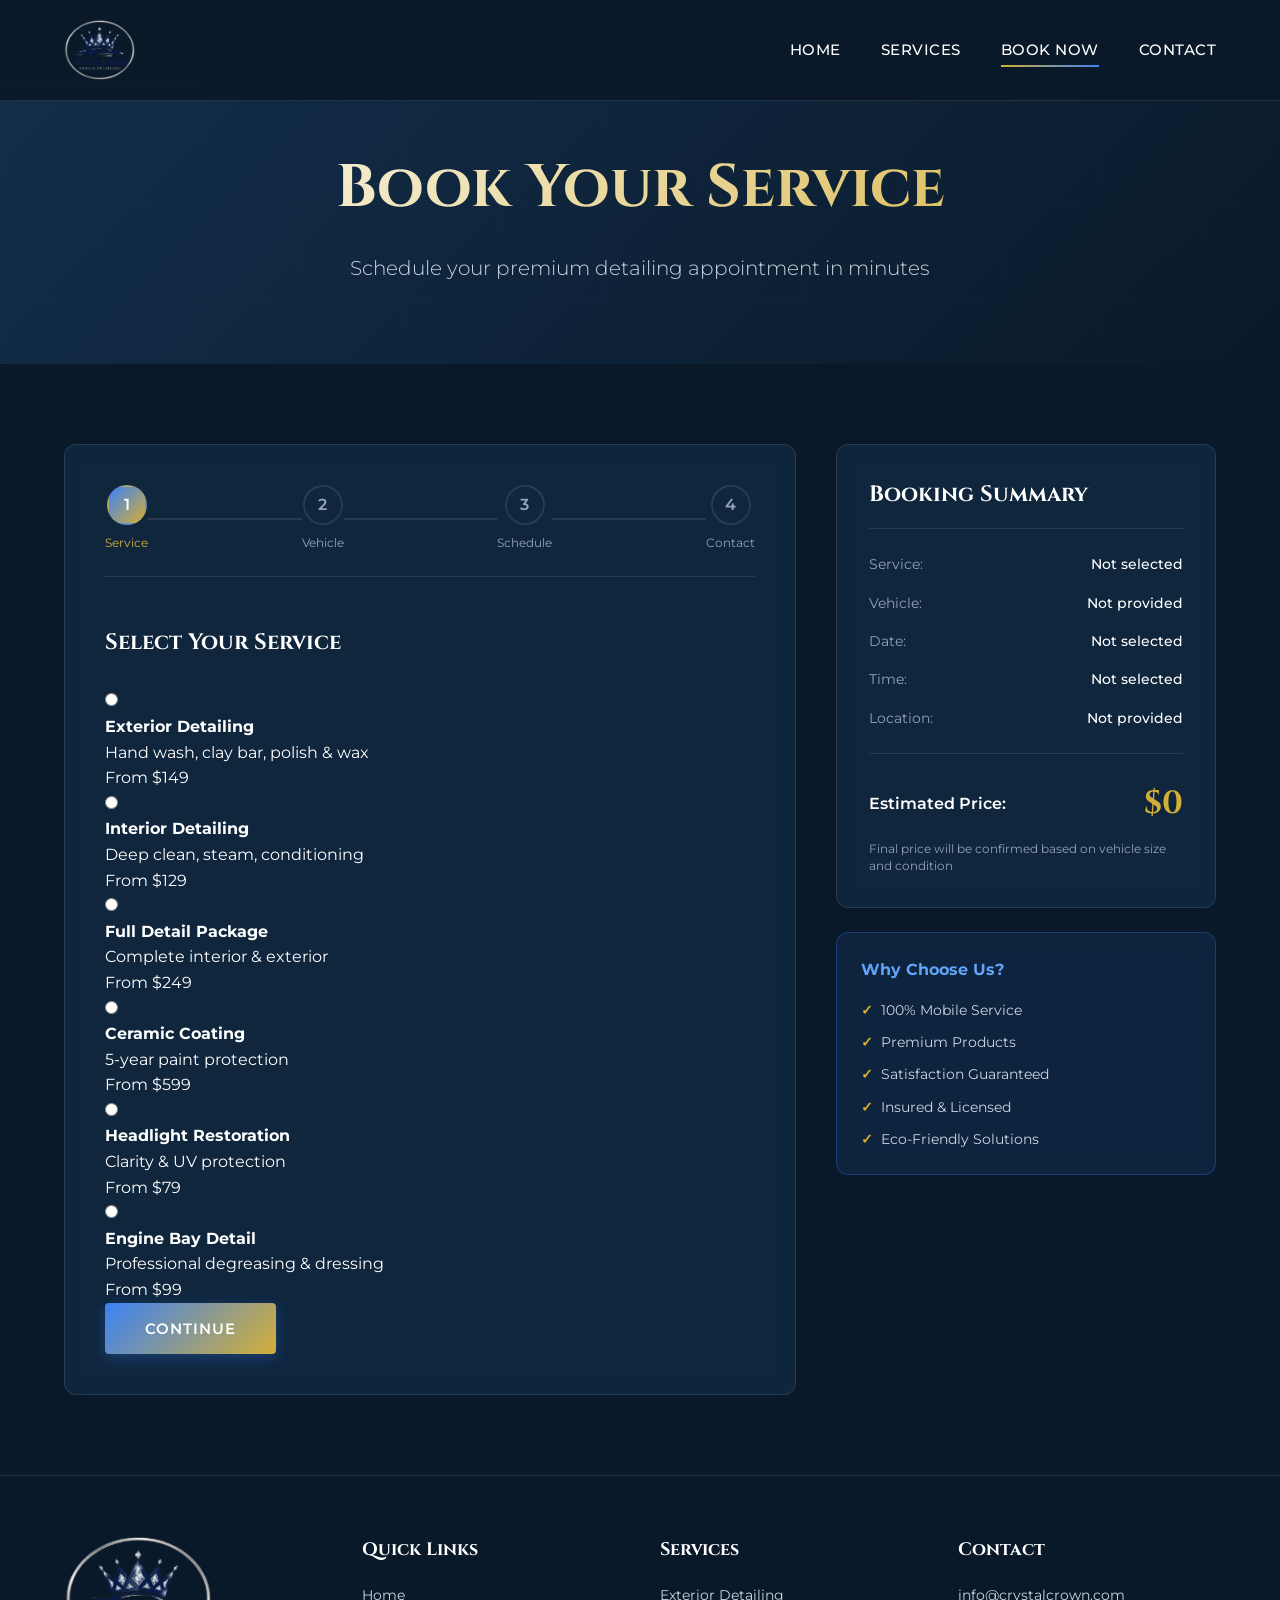
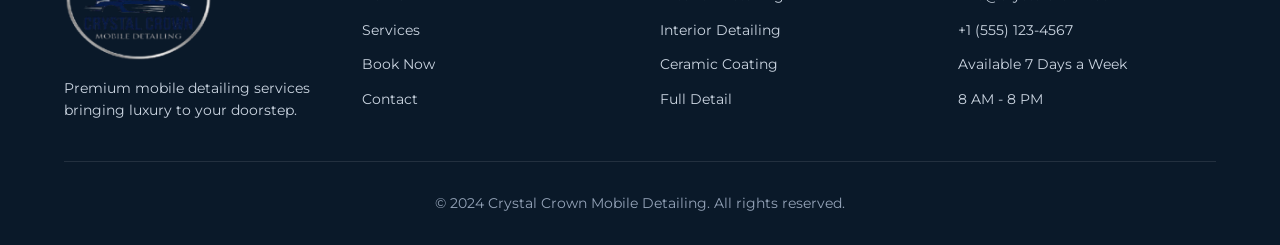
<file: bookings.html>
<!DOCTYPE html>
<html lang="en">
<head>
    <meta charset="UTF-8">
    <meta name="viewport" content="width=device-width, initial-scale=1.0">
    <title>Book Your Service - Crystal Crown Mobile Detailing</title>
    <meta name="description" content="Book your premium mobile car detailing service online. Fast, convenient scheduling.">
    <link rel="stylesheet" href="styles.css">
    <link rel="preconnect" href="https://fonts.googleapis.com">
    <link rel="preconnect" href="https://fonts.gstatic.com" crossorigin>
    <link href="https://fonts.googleapis.com/css2?family=Cinzel:wght@400;600;700&family=Montserrat:wght@300;400;500;600&display=swap" rel="stylesheet">
</head>
<body>
    <nav class="navbar">
        <div class="container">
            <div class="nav-wrapper">
                <a href="index.html" class="logo-link">
                    <img src="logo.webp" alt="Crystal Crown Mobile Detailing" class="logo">
                </a>
                <button class="mobile-menu-toggle" aria-label="Toggle menu">
                    <span></span>
                    <span></span>
                    <span></span>
                </button>
                <ul class="nav-menu">
                    <li><a href="index.html" class="nav-link">Home</a></li>
                    <li><a href="index.html#services" class="nav-link">Services</a></li>
                    <li><a href="bookings.html" class="nav-link active">Book Now</a></li>
                    <li><a href="contact.html" class="nav-link">Contact</a></li>
                </ul>
            </div>
        </div>
    </nav>

    <section class="page-header">
        <div class="container">
            <h1 class="page-title">Book Your Service</h1>
            <p class="page-subtitle">Schedule your premium detailing appointment in minutes</p>
        </div>
    </section>

    <section class="booking-section">
        <div class="container">
            <div class="booking-layout">
                <div class="booking-form-container">
                    <div class="form-card">
                        <div class="progress-bar">
                            <div class="progress-step active" data-step="1">
                                <div class="step-number">1</div>
                                <span>Service</span>
                            </div>
                            <div class="progress-line"></div>
                            <div class="progress-step" data-step="2">
                                <div class="step-number">2</div>
                                <span>Vehicle</span>
                            </div>
                            <div class="progress-line"></div>
                            <div class="progress-step" data-step="3">
                                <div class="step-number">3</div>
                                <span>Schedule</span>
                            </div>
                            <div class="progress-line"></div>
                            <div class="progress-step" data-step="4">
                                <div class="step-number">4</div>
                                <span>Contact</span>
                            </div>
                        </div>

                        <div class="booking-form" id="bookingForm">
                            <div class="form-step active" data-step="1">
                                <h3 class="step-title">Select Your Service</h3>
                                <div class="service-options">
                                    <label class="service-option">
                                        <input type="radio" name="service" value="exterior" required>
                                        <div class="option-card">
                                            <h4>Exterior Detailing</h4>
                                            <p>Hand wash, clay bar, polish & wax</p>
                                            <span class="option-price">From $149</span>
                                        </div>
                                    </label>
                                    <label class="service-option">
                                        <input type="radio" name="service" value="interior" required>
                                        <div class="option-card">
                                            <h4>Interior Detailing</h4>
                                            <p>Deep clean, steam, conditioning</p>
                                            <span class="option-price">From $129</span>
                                        </div>
                                    </label>
                                    <label class="service-option">
                                        <input type="radio" name="service" value="full" required>
                                        <div class="option-card">
                                            <h4>Full Detail Package</h4>
                                            <p>Complete interior & exterior</p>
                                            <span class="option-price">From $249</span>
                                        </div>
                                    </label>
                                    <label class="service-option">
                                        <input type="radio" name="service" value="ceramic" required>
                                        <div class="option-card">
                                            <h4>Ceramic Coating</h4>
                                            <p>5-year paint protection</p>
                                            <span class="option-price">From $599</span>
                                        </div>
                                    </label>
                                    <label class="service-option">
                                        <input type="radio" name="service" value="headlight" required>
                                        <div class="option-card">
                                            <h4>Headlight Restoration</h4>
                                            <p>Clarity & UV protection</p>
                                            <span class="option-price">From $79</span>
                                        </div>
                                    </label>
                                    <label class="service-option">
                                        <input type="radio" name="service" value="engine" required>
                                        <div class="option-card">
                                            <h4>Engine Bay Detail</h4>
                                            <p>Professional degreasing & dressing</p>
                                            <span class="option-price">From $99</span>
                                        </div>
                                    </label>
                                </div>
                                <button type="button" class="btn btn-primary btn-next">Continue</button>
                            </div>

                            <div class="form-step" data-step="2">
                                <h3 class="step-title">Vehicle Information</h3>
                                <div class="form-grid">
                                    <div class="form-group">
                                        <label for="vehicleMake">Make</label>
                                        <input type="text" id="vehicleMake" name="vehicleMake" placeholder="e.g., Toyota" required>
                                    </div>
                                    <div class="form-group">
                                        <label for="vehicleModel">Model</label>
                                        <input type="text" id="vehicleModel" name="vehicleModel" placeholder="e.g., Camry" required>
                                    </div>
                                    <div class="form-group">
                                        <label for="vehicleYear">Year</label>
                                        <input type="number" id="vehicleYear" name="vehicleYear" placeholder="e.g., 2020" min="1980" max="2025" required>
                                    </div>
                                    <div class="form-group">
                                        <label for="vehicleColor">Color</label>
                                        <input type="text" id="vehicleColor" name="vehicleColor" placeholder="e.g., Black" required>
                                    </div>
                                </div>
                                <div class="form-group">
                                    <label for="vehicleCondition">Current Condition</label>
                                    <select id="vehicleCondition" name="vehicleCondition" required>
                                        <option value="">Select condition</option>
                                        <option value="excellent">Excellent - Regular maintenance</option>
                                        <option value="good">Good - Minor dirt/dust</option>
                                        <option value="fair">Fair - Moderate cleaning needed</option>
                                        <option value="poor">Poor - Heavy cleaning required</option>
                                    </select>
                                </div>
                                <div class="form-buttons">
                                    <button type="button" class="btn btn-secondary btn-prev">Back</button>
                                    <button type="button" class="btn btn-primary btn-next">Continue</button>
                                </div>
                            </div>

                            <div class="form-step" data-step="3">
                                <h3 class="step-title">Schedule & Location</h3>
                                <div class="form-grid">
                                    <div class="form-group">
                                        <label for="appointmentDate">Preferred Date</label>
                                        <input type="date" id="appointmentDate" name="appointmentDate" required>
                                    </div>
                                    <div class="form-group">
                                        <label for="appointmentTime">Preferred Time</label>
                                        <select id="appointmentTime" name="appointmentTime" required>
                                            <option value="">Select time</option>
                                            <option value="08:00">8:00 AM</option>
                                            <option value="09:00">9:00 AM</option>
                                            <option value="10:00">10:00 AM</option>
                                            <option value="11:00">11:00 AM</option>
                                            <option value="12:00">12:00 PM</option>
                                            <option value="13:00">1:00 PM</option>
                                            <option value="14:00">2:00 PM</option>
                                            <option value="15:00">3:00 PM</option>
                                            <option value="16:00">4:00 PM</option>
                                            <option value="17:00">5:00 PM</option>
                                        </select>
                                    </div>
                                </div>
                                <div class="form-group">
                                    <label for="serviceAddress">Service Address</label>
                                    <input type="text" id="serviceAddress" name="serviceAddress" placeholder="Street Address" required>
                                </div>
                                <div class="form-grid">
                                    <div class="form-group">
                                        <label for="city">City</label>
                                        <input type="text" id="city" name="city" placeholder="City" required>
                                    </div>
                                    <div class="form-group">
                                        <label for="zipCode">ZIP Code</label>
                                        <input type="text" id="zipCode" name="zipCode" placeholder="ZIP Code" required>
                                    </div>
                                </div>
                                <div class="form-group">
                                    <label for="parkingNotes">Parking Instructions (Optional)</label>
                                    <textarea id="parkingNotes" name="parkingNotes" rows="3" placeholder="Any special parking instructions or gate codes?"></textarea>
                                </div>
                                <div class="form-buttons">
                                    <button type="button" class="btn btn-secondary btn-prev">Back</button>
                                    <button type="button" class="btn btn-primary btn-next">Continue</button>
                                </div>
                            </div>

                            <div class="form-step" data-step="4">
                                <h3 class="step-title">Contact Information</h3>
                                <div class="form-grid">
                                    <div class="form-group">
                                        <label for="firstName">First Name</label>
                                        <input type="text" id="firstName" name="firstName" placeholder="First Name" required>
                                    </div>
                                    <div class="form-group">
                                        <label for="lastName">Last Name</label>
                                        <input type="text" id="lastName" name="lastName" placeholder="Last Name" required>
                                    </div>
                                </div>
                                <div class="form-group">
                                    <label for="email">Email Address</label>
                                    <input type="email" id="email" name="email" placeholder="your@email.com" required>
                                </div>
                                <div class="form-group">
                                    <label for="phone">Phone Number</label>
                                    <input type="tel" id="phone" name="phone" placeholder="(555) 123-4567" required>
                                </div>
                                <div class="form-group">
                                    <label for="specialRequests">Special Requests (Optional)</label>
                                    <textarea id="specialRequests" name="specialRequests" rows="3" placeholder="Any special requests or concerns we should know about?"></textarea>
                                </div>
                                <div class="form-group checkbox-group">
                                    <label>
                                        <input type="checkbox" name="terms" required>
                                        <span>I agree to the terms and conditions</span>
                                    </label>
                                </div>
                                <div class="form-buttons">
                                    <button type="button" class="btn btn-secondary btn-prev">Back</button>
                                    <button type="submit" class="btn btn-primary btn-submit">Complete Booking</button>
                                </div>
                            </div>
                        </div>
                    </div>
                </div>

                <div class="booking-summary">
                    <div class="summary-card">
                        <h3 class="summary-title">Booking Summary</h3>
                        <div class="summary-content">
                            <div class="summary-item">
                                <span class="summary-label">Service:</span>
                                <span class="summary-value" id="summaryService">Not selected</span>
                            </div>
                            <div class="summary-item">
                                <span class="summary-label">Vehicle:</span>
                                <span class="summary-value" id="summaryVehicle">Not provided</span>
                            </div>
                            <div class="summary-item">
                                <span class="summary-label">Date:</span>
                                <span class="summary-value" id="summaryDate">Not selected</span>
                            </div>
                            <div class="summary-item">
                                <span class="summary-label">Time:</span>
                                <span class="summary-value" id="summaryTime">Not selected</span>
                            </div>
                            <div class="summary-item">
                                <span class="summary-label">Location:</span>
                                <span class="summary-value" id="summaryLocation">Not provided</span>
                            </div>
                        </div>
                        <div class="summary-footer">
                            <div class="summary-total">
                                <span>Estimated Price:</span>
                                <span class="total-price" id="summaryPrice">$0</span>
                            </div>
                            <p class="summary-note">Final price will be confirmed based on vehicle size and condition</p>
                        </div>
                    </div>

                    <div class="info-card">
                        <h4>Why Choose Us?</h4>
                        <ul class="info-list">
                            <li>100% Mobile Service</li>
                            <li>Premium Products</li>
                            <li>Satisfaction Guaranteed</li>
                            <li>Insured & Licensed</li>
                            <li>Eco-Friendly Solutions</li>
                        </ul>
                    </div>
                </div>
            </div>
        </div>
    </section>

    <footer class="footer">
        <div class="container">
            <div class="footer-grid">
                <div class="footer-col">
                    <img src="logo.webp" alt="Crystal Crown" class="footer-logo">
                    <p class="footer-text">Premium mobile detailing services bringing luxury to your doorstep.</p>
                </div>
                <div class="footer-col">
                    <h4 class="footer-title">Quick Links</h4>
                    <ul class="footer-links">
                        <li><a href="index.html">Home</a></li>
                        <li><a href="index.html#services">Services</a></li>
                        <li><a href="bookings.html">Book Now</a></li>
                        <li><a href="contact.html">Contact</a></li>
                    </ul>
                </div>
                <div class="footer-col">
                    <h4 class="footer-title">Services</h4>
                    <ul class="footer-links">
                        <li><a href="bookings.html">Exterior Detailing</a></li>
                        <li><a href="bookings.html">Interior Detailing</a></li>
                        <li><a href="bookings.html">Ceramic Coating</a></li>
                        <li><a href="bookings.html">Full Detail</a></li>
                    </ul>
                </div>
                <div class="footer-col">
                    <h4 class="footer-title">Contact</h4>
                    <ul class="footer-links">
                        <li>info@crystalcrown.com</li>
                        <li>+1 (555) 123-4567</li>
                        <li>Available 7 Days a Week</li>
                        <li>8 AM - 8 PM</li>
                    </ul>
                </div>
            </div>
            <div class="footer-bottom">
                <p>&copy; 2024 Crystal Crown Mobile Detailing. All rights reserved.</p>
            </div>
        </div>
    </footer>

    <script src="script.js"></script>
</body>
</html>
</file>
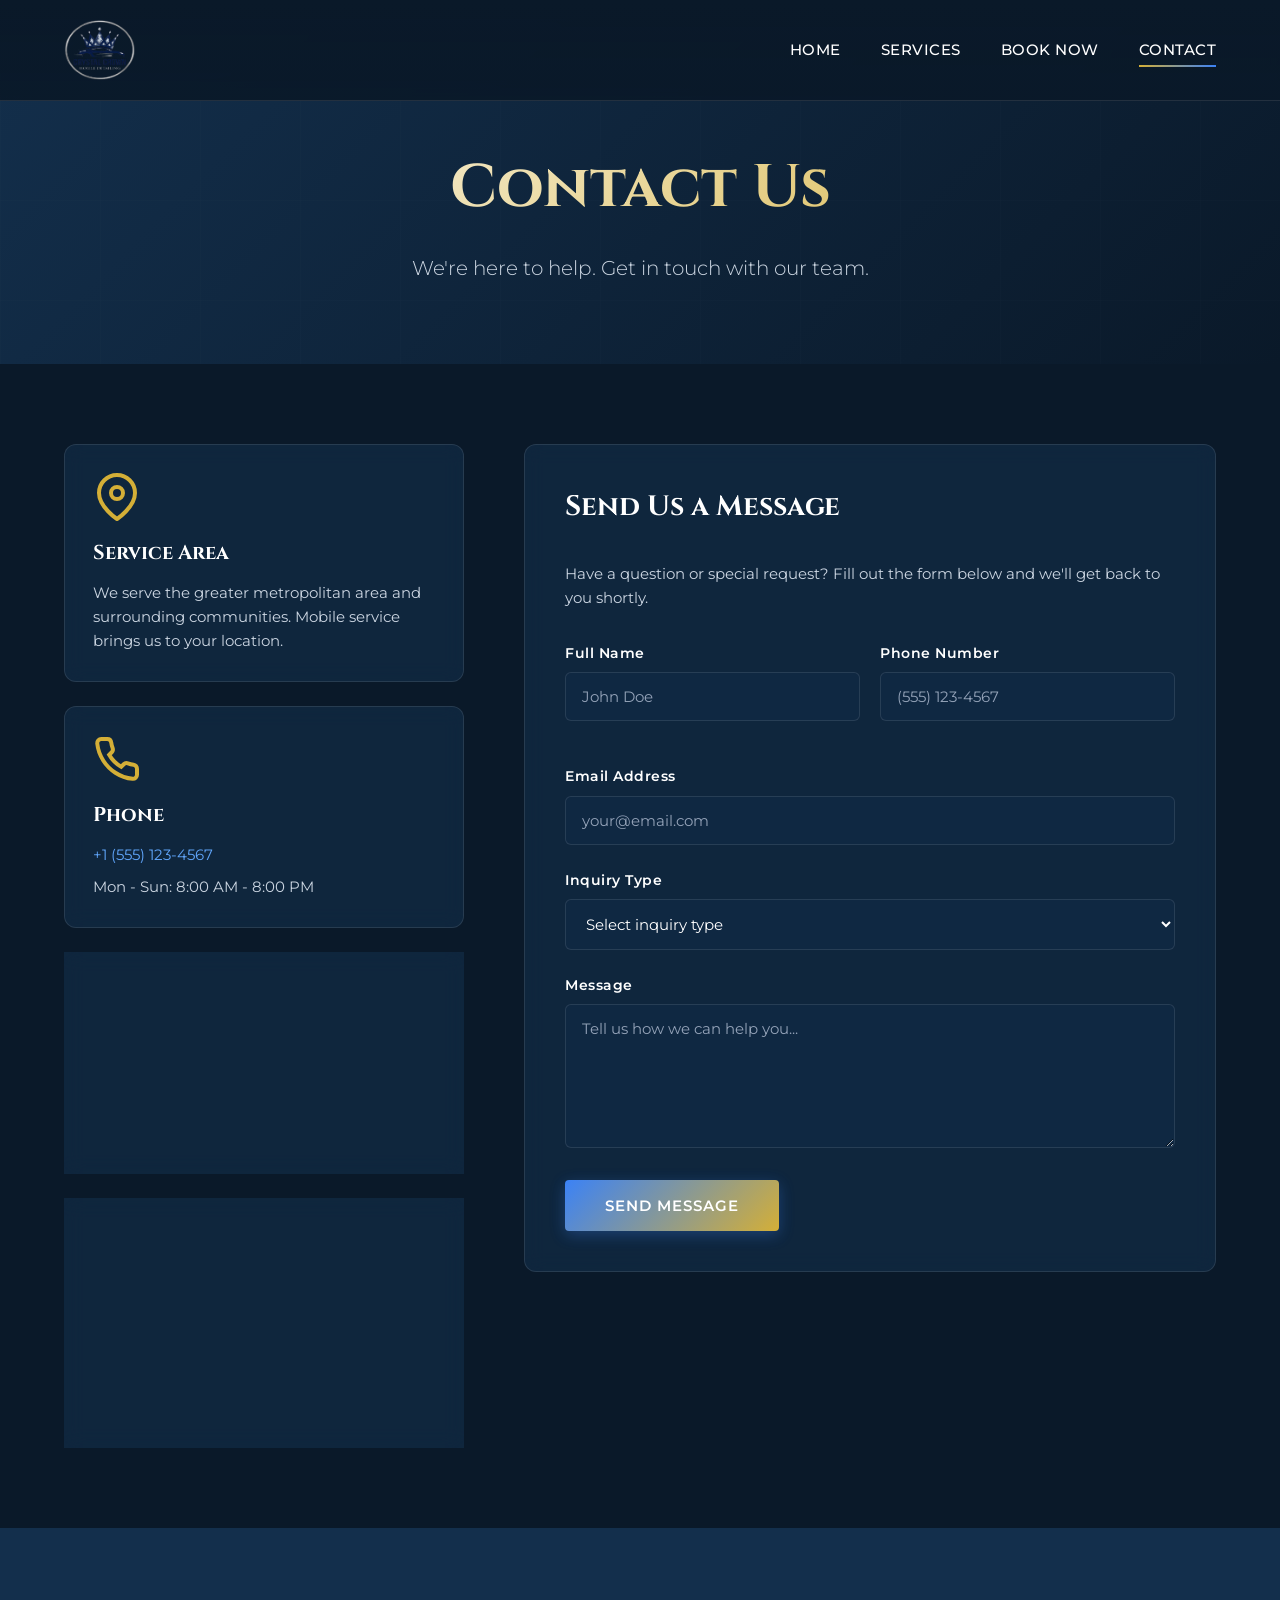
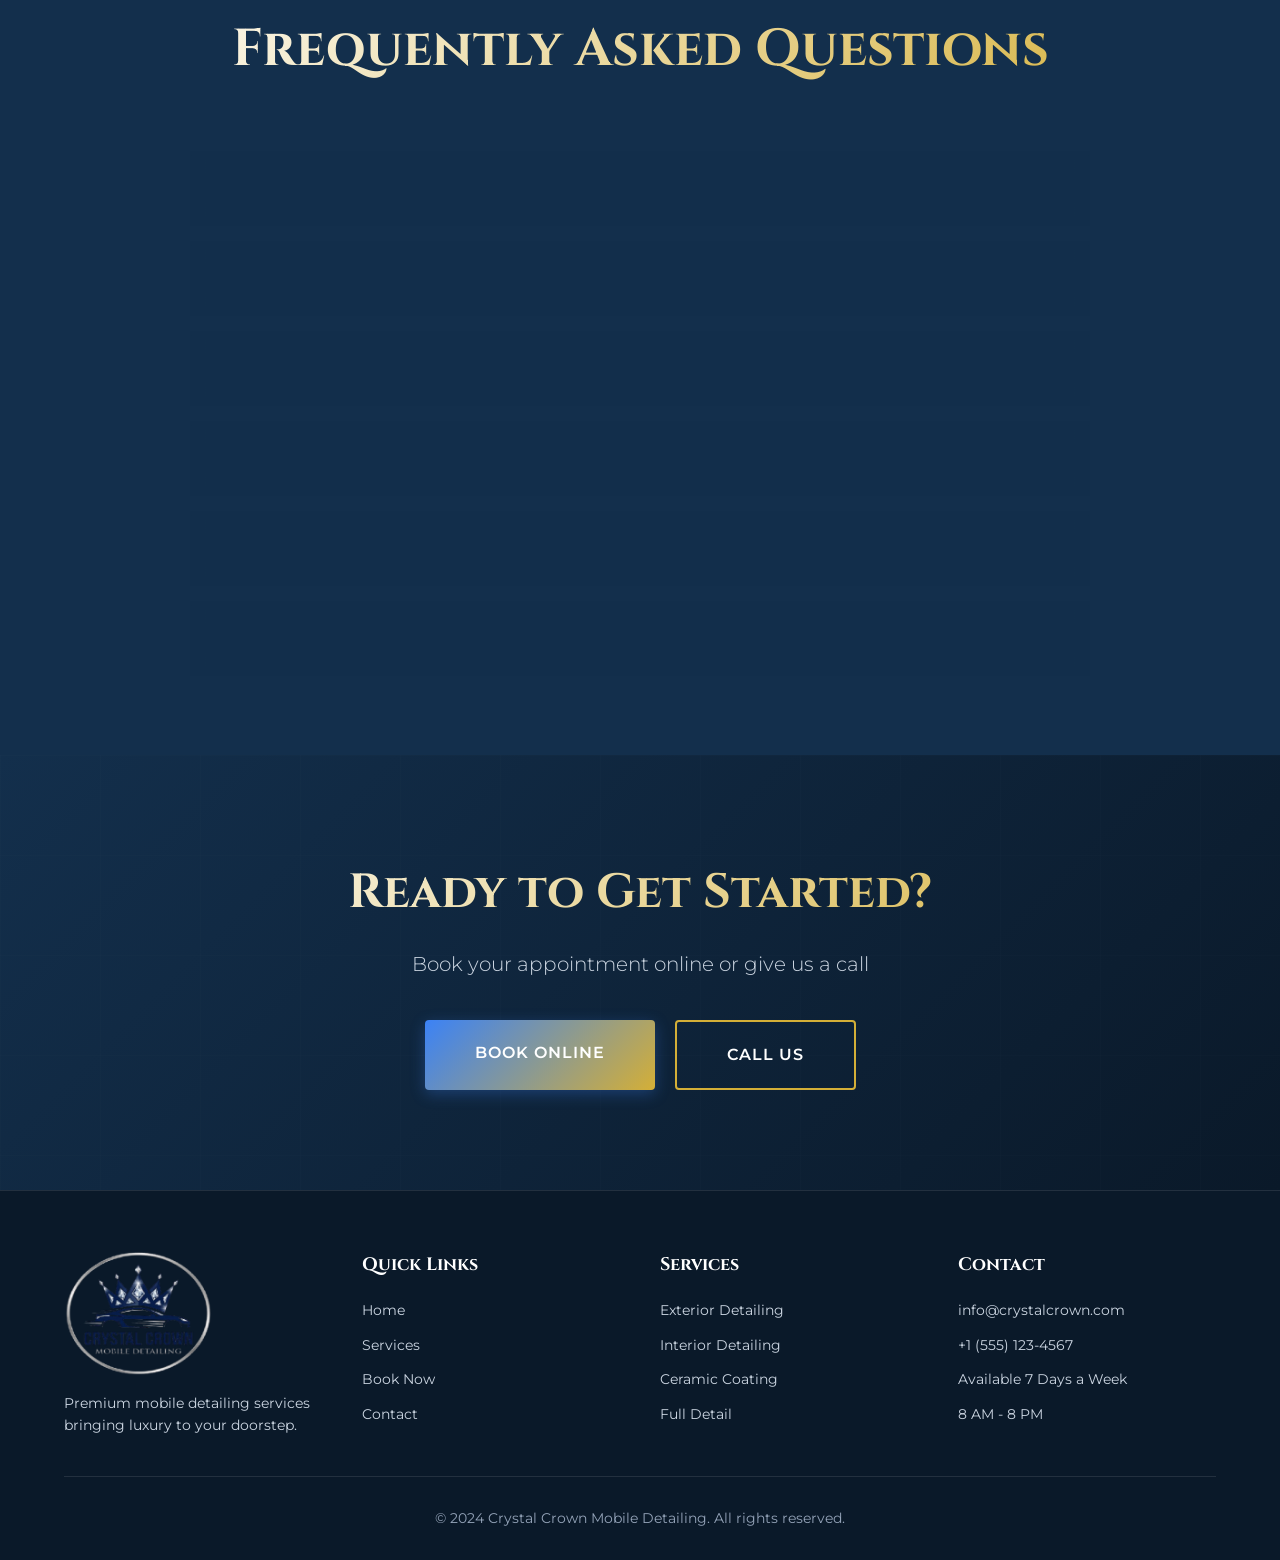
<file: contact.html>
<!DOCTYPE html>
<html lang="en">
<head>
    <meta charset="UTF-8">
    <meta name="viewport" content="width=device-width, initial-scale=1.0">
    <title>Contact Us - Crystal Crown Mobile Detailing</title>
    <meta name="description" content="Get in touch with Crystal Crown Mobile Detailing. We're here to answer your questions.">
    <link rel="stylesheet" href="styles.css">
    <link rel="preconnect" href="https://fonts.googleapis.com">
    <link rel="preconnect" href="https://fonts.gstatic.com" crossorigin>
    <link href="https://fonts.googleapis.com/css2?family=Cinzel:wght@400;600;700&family=Montserrat:wght@300;400;500;600&display=swap" rel="stylesheet">
</head>
<body>
    <nav class="navbar">
        <div class="container">
            <div class="nav-wrapper">
                <a href="index.html" class="logo-link">
                    <img src="logo.webp" alt="Crystal Crown Mobile Detailing" class="logo">
                </a>
                <button class="mobile-menu-toggle" aria-label="Toggle menu">
                    <span></span>
                    <span></span>
                    <span></span>
                </button>
                <ul class="nav-menu">
                    <li><a href="index.html" class="nav-link">Home</a></li>
                    <li><a href="index.html#services" class="nav-link">Services</a></li>
                    <li><a href="bookings.html" class="nav-link">Book Now</a></li>
                    <li><a href="contact.html" class="nav-link active">Contact</a></li>
                </ul>
            </div>
        </div>
    </nav>

    <section class="page-header">
        <div class="container">
            <h1 class="page-title">Contact Us</h1>
            <p class="page-subtitle">We're here to help. Get in touch with our team.</p>
        </div>
    </section>

    <section class="contact-section">
        <div class="container">
            <div class="contact-layout">
                <div class="contact-info">
                    <div class="contact-card">
                        <div class="contact-icon">
                            <svg viewBox="0 0 24 24" fill="none" stroke="currentColor" stroke-width="2">
                                <path d="M21 10c0 7-9 13-9 13s-9-6-9-13a9 9 0 0 1 18 0z"/>
                                <circle cx="12" cy="10" r="3"/>
                            </svg>
                        </div>
                        <h3>Service Area</h3>
                        <p>We serve the greater metropolitan area and surrounding communities. Mobile service brings us to your location.</p>
                    </div>

                    <div class="contact-card">
                        <div class="contact-icon">
                            <svg viewBox="0 0 24 24" fill="none" stroke="currentColor" stroke-width="2">
                                <path d="M22 16.92v3a2 2 0 0 1-2.18 2 19.79 19.79 0 0 1-8.63-3.07 19.5 19.5 0 0 1-6-6 19.79 19.79 0 0 1-3.07-8.67A2 2 0 0 1 4.11 2h3a2 2 0 0 1 2 1.72 12.84 12.84 0 0 0 .7 2.81 2 2 0 0 1-.45 2.11L8.09 9.91a16 16 0 0 0 6 6l1.27-1.27a2 2 0 0 1 2.11-.45 12.84 12.84 0 0 0 2.81.7A2 2 0 0 1 22 16.92z"/>
                            </svg>
                        </div>
                        <h3>Phone</h3>
                        <p><a href="tel:+15551234567">+1 (555) 123-4567</a></p>
                        <p class="contact-hours">Mon - Sun: 8:00 AM - 8:00 PM</p>
                    </div>

                    <div class="contact-card">
                        <div class="contact-icon">
                            <svg viewBox="0 0 24 24" fill="none" stroke="currentColor" stroke-width="2">
                                <path d="M4 4h16c1.1 0 2 .9 2 2v12c0 1.1-.9 2-2 2H4c-1.1 0-2-.9-2-2V6c0-1.1.9-2 2-2z"/>
                                <polyline points="22,6 12,13 2,6"/>
                            </svg>
                        </div>
                        <h3>Email</h3>
                        <p><a href="mailto:info@crystalcrown.com">info@crystalcrown.com</a></p>
                        <p class="contact-hours">We respond within 24 hours</p>
                    </div>

                    <div class="contact-card">
                        <div class="contact-icon">
                            <svg viewBox="0 0 24 24" fill="none" stroke="currentColor" stroke-width="2">
                                <circle cx="12" cy="12" r="10"/>
                                <polyline points="12 6 12 12 16 14"/>
                            </svg>
                        </div>
                        <h3>Business Hours</h3>
                        <p>Monday - Sunday</p>
                        <p class="contact-hours">8:00 AM - 8:00 PM</p>
                        <p class="contact-note">Flexible scheduling available</p>
                    </div>
                </div>

                <div class="contact-form-container">
                    <div class="form-card">
                        <h2 class="form-title">Send Us a Message</h2>
                        <p class="form-description">Have a question or special request? Fill out the form below and we'll get back to you shortly.</p>
                        
                        <div class="contact-form" id="contactForm">
                            <div class="form-grid">
                                <div class="form-group">
                                    <label for="contactName">Full Name</label>
                                    <input type="text" id="contactName" name="contactName" placeholder="John Doe" required>
                                </div>
                                <div class="form-group">
                                    <label for="contactPhone">Phone Number</label>
                                    <input type="tel" id="contactPhone" name="contactPhone" placeholder="(555) 123-4567" required>
                                </div>
                            </div>
                            
                            <div class="form-group">
                                <label for="contactEmail">Email Address</label>
                                <input type="email" id="contactEmail" name="contactEmail" placeholder="your@email.com" required>
                            </div>

                            <div class="form-group">
                                <label for="inquiryType">Inquiry Type</label>
                                <select id="inquiryType" name="inquiryType" required>
                                    <option value="">Select inquiry type</option>
                                    <option value="general">General Question</option>
                                    <option value="quote">Request a Quote</option>
                                    <option value="booking">Booking Inquiry</option>
                                    <option value="feedback">Feedback</option>
                                    <option value="partnership">Partnership Opportunity</option>
                                    <option value="other">Other</option>
                                </select>
                            </div>

                            <div class="form-group">
                                <label for="contactMessage">Message</label>
                                <textarea id="contactMessage" name="contactMessage" rows="6" placeholder="Tell us how we can help you..." required></textarea>
                            </div>

                            <button type="submit" class="btn btn-primary btn-submit">Send Message</button>
                        </div>

                        <div class="form-success" id="formSuccess">
                            <div class="success-icon">
                                <svg viewBox="0 0 24 24" fill="none" stroke="currentColor" stroke-width="2">
                                    <path d="M22 11.08V12a10 10 0 1 1-5.93-9.14"/>
                                    <polyline points="22 4 12 14.01 9 11.01"/>
                                </svg>
                            </div>
                            <h3>Message Sent Successfully!</h3>
                            <p>Thank you for contacting us. We'll get back to you within 24 hours.</p>
                            <button type="button" class="btn btn-secondary" id="sendAnother">Send Another Message</button>
                        </div>
                    </div>
                </div>
            </div>
        </div>
    </section>

    <section class="faq-section">
        <div class="container">
            <div class="section-header">
                <h2 class="section-title">Frequently Asked Questions</h2>
            </div>
            <div class="faq-grid">
                <div class="faq-item">
                    <button class="faq-question">
                        <span>How long does a typical detail take?</span>
                        <svg class="faq-icon" viewBox="0 0 24 24" fill="none" stroke="currentColor" stroke-width="2">
                            <polyline points="6 9 12 15 18 9"/>
                        </svg>
                    </button>
                    <div class="faq-answer">
                        <p>Service times vary based on the package selected. An exterior detail typically takes 2-3 hours, interior detail 2-3 hours, and a full detail package 4-6 hours. We'll provide an accurate time estimate when you book.</p>
                    </div>
                </div>

                <div class="faq-item">
                    <button class="faq-question">
                        <span>Do you provide water and electricity?</span>
                        <svg class="faq-icon" viewBox="0 0 24 24" fill="none" stroke="currentColor" stroke-width="2">
                            <polyline points="6 9 12 15 18 9"/>
                        </svg>
                    </button>
                    <div class="faq-answer">
                        <p>We are completely self-contained and bring our own water and power supply. All we need is access to your vehicle and a safe place to park our service vehicle.</p>
                    </div>
                </div>

                <div class="faq-item">
                    <button class="faq-question">
                        <span>What payment methods do you accept?</span>
                        <svg class="faq-icon" viewBox="0 0 24 24" fill="none" stroke="currentColor" stroke-width="2">
                            <polyline points="6 9 12 15 18 9"/>
                        </svg>
                    </button>
                    <div class="faq-answer">
                        <p>We accept cash, all major credit cards, debit cards, and digital payment methods including Venmo, PayPal, and Zelle. Payment is collected after service completion.</p>
                    </div>
                </div>

                <div class="faq-item">
                    <button class="faq-question">
                        <span>Do I need to be present during the service?</span>
                        <svg class="faq-icon" viewBox="0 0 24 24" fill="none" stroke="currentColor" stroke-width="2">
                            <polyline points="6 9 12 15 18 9"/>
                        </svg>
                    </button>
                    <div class="faq-answer">
                        <p>You don't need to be present the entire time, but we do need you at the beginning to hand over keys and at the end for payment and vehicle inspection. Many clients drop keys and go about their day.</p>
                    </div>
                </div>

                <div class="faq-item">
                    <button class="faq-question">
                        <span>What if I need to cancel or reschedule?</span>
                        <svg class="faq-icon" viewBox="0 0 24 24" fill="none" stroke="currentColor" stroke-width="2">
                            <polyline points="6 9 12 15 18 9"/>
                        </svg>
                    </button>
                    <div class="faq-answer">
                        <p>We understand plans change. Please give us at least 24 hours notice for cancellations or rescheduling. Same-day cancellations may incur a service fee.</p>
                    </div>
                </div>

                <div class="faq-item">
                    <button class="faq-question">
                        <span>Are your products safe for all vehicle types?</span>
                        <svg class="faq-icon" viewBox="0 0 24 24" fill="none" stroke="currentColor" stroke-width="2">
                            <polyline points="6 9 12 15 18 9"/>
                        </svg>
                    </button>
                    <div class="faq-answer">
                        <p>Yes! We use professional-grade products that are safe for all paint types, finishes, and interior materials. We also offer eco-friendly product options upon request.</p>
                    </div>
                </div>
            </div>
        </div>
    </section>

    <section class="cta">
        <div class="container">
            <div class="cta-content">
                <h2 class="cta-title">Ready to Get Started?</h2>
                <p class="cta-subtitle">Book your appointment online or give us a call</p>
                <div class="cta-buttons">
                    <a href="bookings.html" class="btn btn-primary btn-large">Book Online</a>
                    <a href="tel:+15551234567" class="btn btn-secondary btn-large">Call Us</a>
                </div>
            </div>
        </div>
    </section>

    <footer class="footer">
        <div class="container">
            <div class="footer-grid">
                <div class="footer-col">
                    <img src="logo.webp" alt="Crystal Crown" class="footer-logo">
                    <p class="footer-text">Premium mobile detailing services bringing luxury to your doorstep.</p>
                </div>
                <div class="footer-col">
                    <h4 class="footer-title">Quick Links</h4>
                    <ul class="footer-links">
                        <li><a href="index.html">Home</a></li>
                        <li><a href="index.html#services">Services</a></li>
                        <li><a href="bookings.html">Book Now</a></li>
                        <li><a href="contact.html">Contact</a></li>
                    </ul>
                </div>
                <div class="footer-col">
                    <h4 class="footer-title">Services</h4>
                    <ul class="footer-links">
                        <li><a href="bookings.html">Exterior Detailing</a></li>
                        <li><a href="bookings.html">Interior Detailing</a></li>
                        <li><a href="bookings.html">Ceramic Coating</a></li>
                        <li><a href="bookings.html">Full Detail</a></li>
                    </ul>
                </div>
                <div class="footer-col">
                    <h4 class="footer-title">Contact</h4>
                    <ul class="footer-links">
                        <li>info@crystalcrown.com</li>
                        <li>+1 (555) 123-4567</li>
                        <li>Available 7 Days a Week</li>
                        <li>8 AM - 8 PM</li>
                    </ul>
                </div>
            </div>
            <div class="footer-bottom">
                <p>&copy; 2024 Crystal Crown Mobile Detailing. All rights reserved.</p>
            </div>
        </div>
    </footer>

    <script src="script.js"></script>
</body>
</html>
</file>
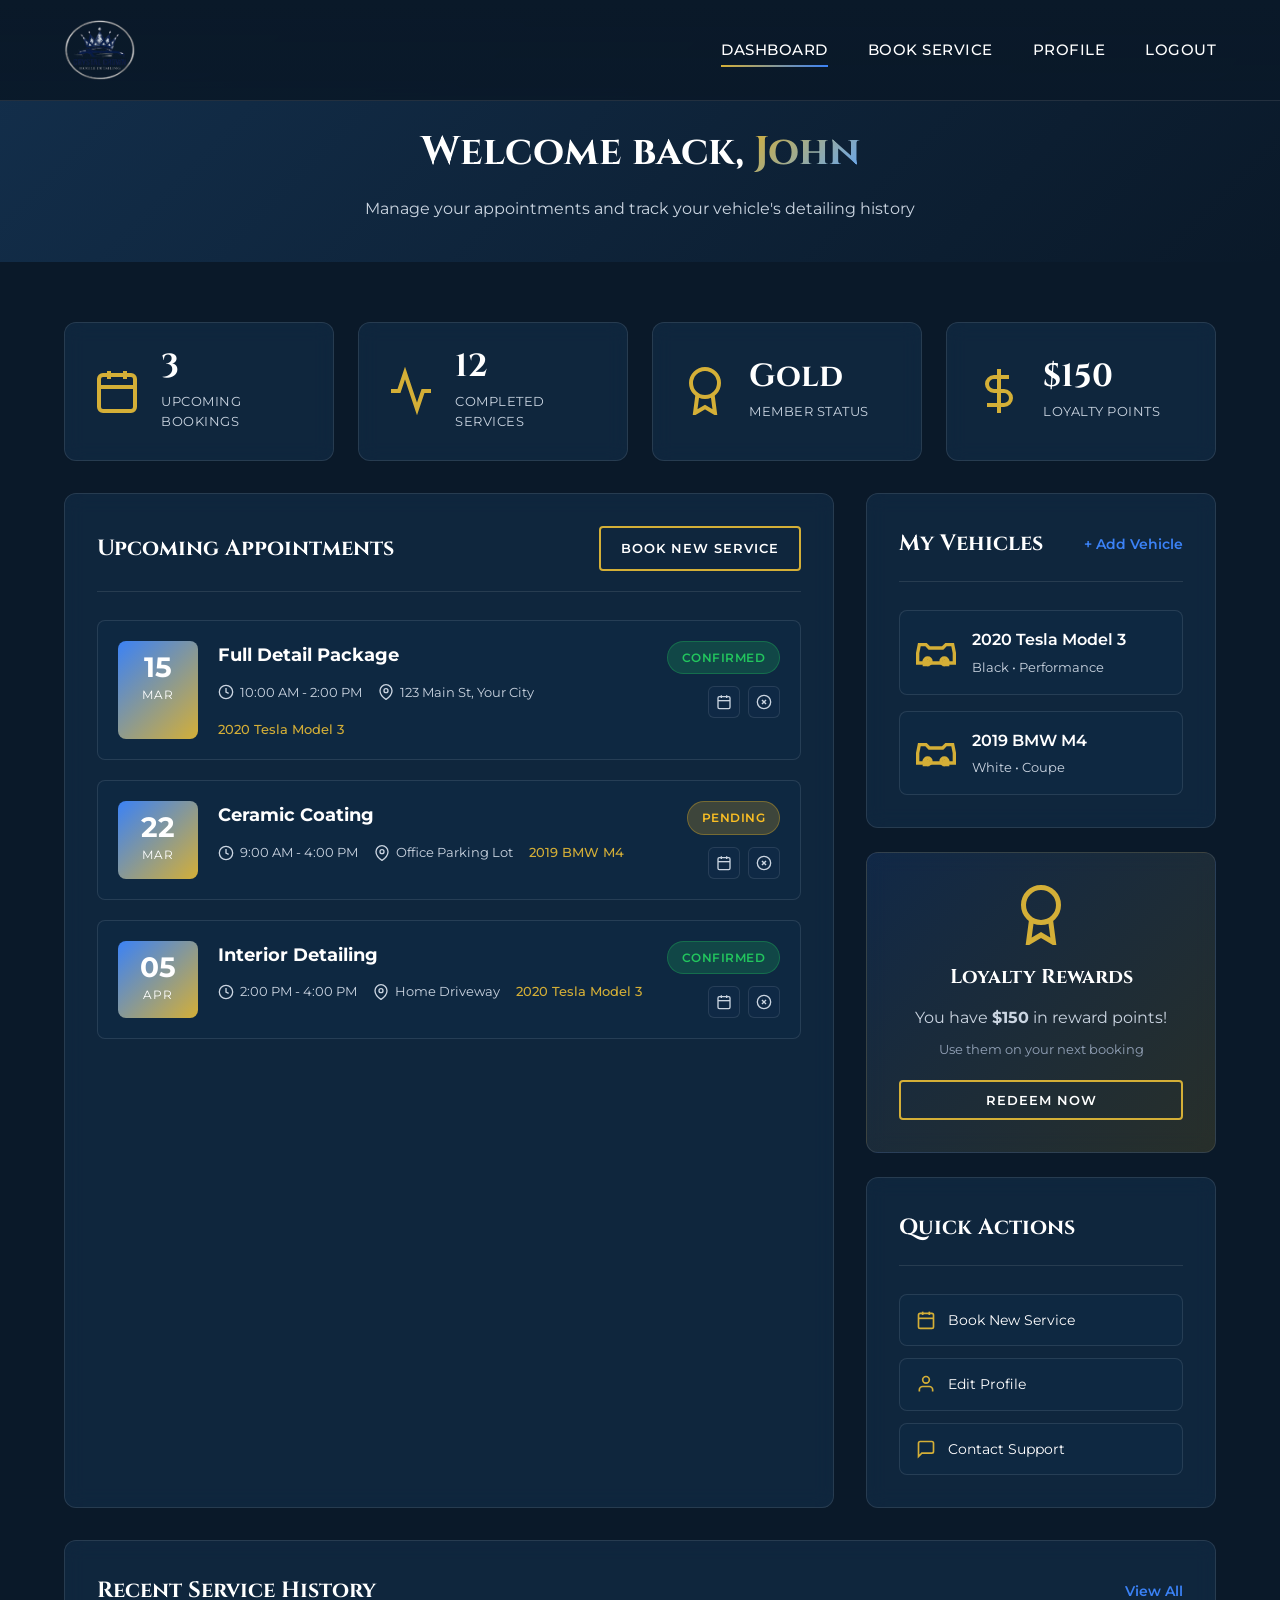
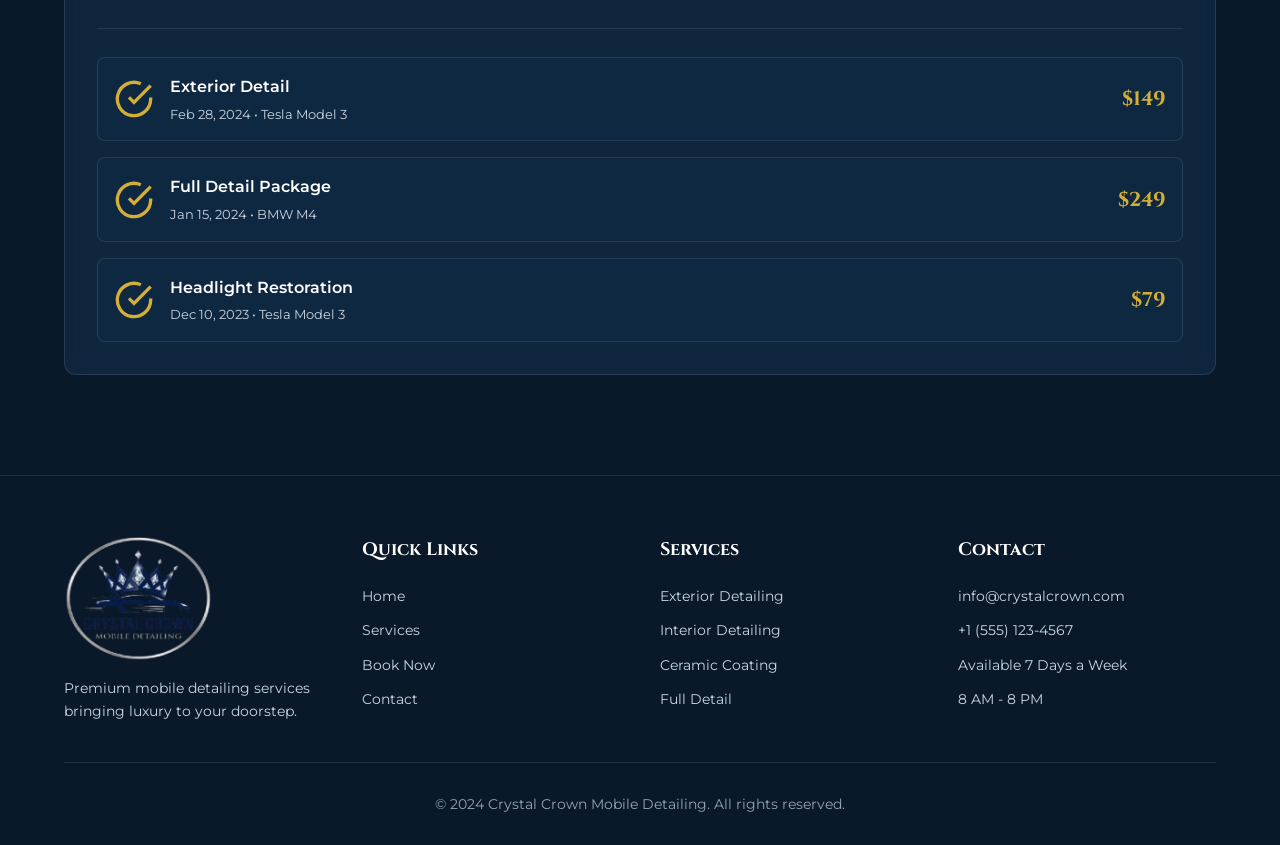
<file: customerdashboard.html>
<!DOCTYPE html>
<html lang="en">
<head>
    <meta charset="UTF-8">
    <meta name="viewport" content="width=device-width, initial-scale=1.0">
    <title>Dashboard - Crystal Crown Mobile Detailing</title>
    <meta name="description" content="Manage your bookings, view service history, and access exclusive member benefits.">
    <link rel="stylesheet" href="styles.css">
    <link rel="preconnect" href="https://fonts.googleapis.com">
    <link rel="preconnect" href="https://fonts.gstatic.com" crossorigin>
    <link href="https://fonts.googleapis.com/css2?family=Cinzel:wght@400;600;700&family=Montserrat:wght@300;400;500;600&display=swap" rel="stylesheet">
</head>
<body>
    <nav class="navbar">
        <div class="container">
            <div class="nav-wrapper">
                <a href="index.html" class="logo-link">
                    <img src="logo.webp" alt="Crystal Crown Mobile Detailing" class="logo">
                </a>
                <button class="mobile-menu-toggle" aria-label="Toggle menu">
                    <span></span>
                    <span></span>
                    <span></span>
                </button>
                <ul class="nav-menu">
                    <li><a href="customerdashboard.html" class="nav-link active">Dashboard</a></li>
                    <li><a href="bookings.html" class="nav-link">Book Service</a></li>
                    <li><a href="profile.html" class="nav-link">Profile</a></li>
                    <li><a href="index.html" class="nav-link">Logout</a></li>
                </ul>
            </div>
        </div>
    </nav>

    <section class="dashboard-header">
        <div class="container">
            <div class="welcome-section">
                <h1 class="dashboard-title">Welcome back, <span class="user-name">John</span></h1>
                <p class="dashboard-subtitle">Manage your appointments and track your vehicle's detailing history</p>
            </div>
        </div>
    </section>

    <section class="dashboard-section">
        <div class="container">
            <div class="dashboard-grid">
                <div class="stats-grid">
                    <div class="stat-card">
                        <div class="stat-icon">
                            <svg viewBox="0 0 24 24" fill="none" stroke="currentColor" stroke-width="2">
                                <rect x="3" y="4" width="18" height="18" rx="2" ry="2"/>
                                <line x1="16" y1="2" x2="16" y2="6"/>
                                <line x1="8" y1="2" x2="8" y2="6"/>
                                <line x1="3" y1="10" x2="21" y2="10"/>
                            </svg>
                        </div>
                        <div class="stat-info">
                            <div class="stat-number">3</div>
                            <div class="stat-label">Upcoming Bookings</div>
                        </div>
                    </div>

                    <div class="stat-card">
                        <div class="stat-icon">
                            <svg viewBox="0 0 24 24" fill="none" stroke="currentColor" stroke-width="2">
                                <polyline points="22 12 18 12 15 21 9 3 6 12 2 12"/>
                            </svg>
                        </div>
                        <div class="stat-info">
                            <div class="stat-number">12</div>
                            <div class="stat-label">Completed Services</div>
                        </div>
                    </div>

                    <div class="stat-card">
                        <div class="stat-icon">
                            <svg viewBox="0 0 24 24" fill="none" stroke="currentColor" stroke-width="2">
                                <circle cx="12" cy="8" r="7"/>
                                <polyline points="8.21 13.89 7 23 12 20 17 23 15.79 13.88"/>
                            </svg>
                        </div>
                        <div class="stat-info">
                            <div class="stat-number">Gold</div>
                            <div class="stat-label">Member Status</div>
                        </div>
                    </div>

                    <div class="stat-card">
                        <div class="stat-icon">
                            <svg viewBox="0 0 24 24" fill="none" stroke="currentColor" stroke-width="2">
                                <line x1="12" y1="1" x2="12" y2="23"/>
                                <path d="M17 5H9.5a3.5 3.5 0 0 0 0 7h5a3.5 3.5 0 0 1 0 7H6"/>
                            </svg>
                        </div>
                        <div class="stat-info">
                            <div class="stat-number">$150</div>
                            <div class="stat-label">Loyalty Points</div>
                        </div>
                    </div>
                </div>

                <div class="dashboard-content">
                    <div class="content-card">
                        <div class="card-header">
                            <h2 class="card-title">Upcoming Appointments</h2>
                            <a href="bookings.html" class="btn btn-secondary btn-small">Book New Service</a>
                        </div>
                        <div class="appointments-list">
                            <div class="appointment-item">
                                <div class="appointment-date">
                                    <div class="date-day">15</div>
                                    <div class="date-month">Mar</div>
                                </div>
                                <div class="appointment-info">
                                    <h3 class="appointment-title">Full Detail Package</h3>
                                    <div class="appointment-details">
                                        <span class="detail-item">
                                            <svg viewBox="0 0 24 24" fill="none" stroke="currentColor" stroke-width="2" width="16" height="16">
                                                <circle cx="12" cy="12" r="10"/>
                                                <polyline points="12 6 12 12 16 14"/>
                                            </svg>
                                            10:00 AM - 2:00 PM
                                        </span>
                                        <span class="detail-item">
                                            <svg viewBox="0 0 24 24" fill="none" stroke="currentColor" stroke-width="2" width="16" height="16">
                                                <path d="M21 10c0 7-9 13-9 13s-9-6-9-13a9 9 0 0 1 18 0z"/>
                                                <circle cx="12" cy="10" r="3"/>
                                            </svg>
                                            123 Main St, Your City
                                        </span>
                                        <span class="detail-item vehicle-info">2020 Tesla Model 3</span>
                                    </div>
                                </div>
                                <div class="appointment-actions">
                                    <span class="appointment-status status-confirmed">Confirmed</span>
                                    <div class="action-buttons">
                                        <button class="btn-icon" title="Reschedule">
                                            <svg viewBox="0 0 24 24" fill="none" stroke="currentColor" stroke-width="2">
                                                <rect x="3" y="4" width="18" height="18" rx="2" ry="2"/>
                                                <line x1="16" y1="2" x2="16" y2="6"/>
                                                <line x1="8" y1="2" x2="8" y2="6"/>
                                                <line x1="3" y1="10" x2="21" y2="10"/>
                                            </svg>
                                        </button>
                                        <button class="btn-icon" title="Cancel">
                                            <svg viewBox="0 0 24 24" fill="none" stroke="currentColor" stroke-width="2">
                                                <circle cx="12" cy="12" r="10"/>
                                                <line x1="15" y1="9" x2="9" y2="15"/>
                                                <line x1="9" y1="9" x2="15" y2="15"/>
                                            </svg>
                                        </button>
                                    </div>
                                </div>
                            </div>

                            <div class="appointment-item">
                                <div class="appointment-date">
                                    <div class="date-day">22</div>
                                    <div class="date-month">Mar</div>
                                </div>
                                <div class="appointment-info">
                                    <h3 class="appointment-title">Ceramic Coating</h3>
                                    <div class="appointment-details">
                                        <span class="detail-item">
                                            <svg viewBox="0 0 24 24" fill="none" stroke="currentColor" stroke-width="2" width="16" height="16">
                                                <circle cx="12" cy="12" r="10"/>
                                                <polyline points="12 6 12 12 16 14"/>
                                            </svg>
                                            9:00 AM - 4:00 PM
                                        </span>
                                        <span class="detail-item">
                                            <svg viewBox="0 0 24 24" fill="none" stroke="currentColor" stroke-width="2" width="16" height="16">
                                                <path d="M21 10c0 7-9 13-9 13s-9-6-9-13a9 9 0 0 1 18 0z"/>
                                                <circle cx="12" cy="10" r="3"/>
                                            </svg>
                                            Office Parking Lot
                                        </span>
                                        <span class="detail-item vehicle-info">2019 BMW M4</span>
                                    </div>
                                </div>
                                <div class="appointment-actions">
                                    <span class="appointment-status status-pending">Pending</span>
                                    <div class="action-buttons">
                                        <button class="btn-icon" title="Reschedule">
                                            <svg viewBox="0 0 24 24" fill="none" stroke="currentColor" stroke-width="2">
                                                <rect x="3" y="4" width="18" height="18" rx="2" ry="2"/>
                                                <line x1="16" y1="2" x2="16" y2="6"/>
                                                <line x1="8" y1="2" x2="8" y2="6"/>
                                                <line x1="3" y1="10" x2="21" y2="10"/>
                                            </svg>
                                        </button>
                                        <button class="btn-icon" title="Cancel">
                                            <svg viewBox="0 0 24 24" fill="none" stroke="currentColor" stroke-width="2">
                                                <circle cx="12" cy="12" r="10"/>
                                                <line x1="15" y1="9" x2="9" y2="15"/>
                                                <line x1="9" y1="9" x2="15" y2="15"/>
                                            </svg>
                                        </button>
                                    </div>
                                </div>
                            </div>

                            <div class="appointment-item">
                                <div class="appointment-date">
                                    <div class="date-day">05</div>
                                    <div class="date-month">Apr</div>
                                </div>
                                <div class="appointment-info">
                                    <h3 class="appointment-title">Interior Detailing</h3>
                                    <div class="appointment-details">
                                        <span class="detail-item">
                                            <svg viewBox="0 0 24 24" fill="none" stroke="currentColor" stroke-width="2" width="16" height="16">
                                                <circle cx="12" cy="12" r="10"/>
                                                <polyline points="12 6 12 12 16 14"/>
                                            </svg>
                                            2:00 PM - 4:00 PM
                                        </span>
                                        <span class="detail-item">
                                            <svg viewBox="0 0 24 24" fill="none" stroke="currentColor" stroke-width="2" width="16" height="16">
                                                <path d="M21 10c0 7-9 13-9 13s-9-6-9-13a9 9 0 0 1 18 0z"/>
                                                <circle cx="12" cy="10" r="3"/>
                                            </svg>
                                            Home Driveway
                                        </span>
                                        <span class="detail-item vehicle-info">2020 Tesla Model 3</span>
                                    </div>
                                </div>
                                <div class="appointment-actions">
                                    <span class="appointment-status status-confirmed">Confirmed</span>
                                    <div class="action-buttons">
                                        <button class="btn-icon" title="Reschedule">
                                            <svg viewBox="0 0 24 24" fill="none" stroke="currentColor" stroke-width="2">
                                                <rect x="3" y="4" width="18" height="18" rx="2" ry="2"/>
                                                <line x1="16" y1="2" x2="16" y2="6"/>
                                                <line x1="8" y1="2" x2="8" y2="6"/>
                                                <line x1="3" y1="10" x2="21" y2="10"/>
                                            </svg>
                                        </button>
                                        <button class="btn-icon" title="Cancel">
                                            <svg viewBox="0 0 24 24" fill="none" stroke="currentColor" stroke-width="2">
                                                <circle cx="12" cy="12" r="10"/>
                                                <line x1="15" y1="9" x2="9" y2="15"/>
                                                <line x1="9" y1="9" x2="15" y2="15"/>
                                            </svg>
                                        </button>
                                    </div>
                                </div>
                            </div>
                        </div>
                    </div>

                    <div class="sidebar-cards">
                        <div class="content-card">
                            <div class="card-header">
                                <h2 class="card-title">My Vehicles</h2>
                                <button class="btn-text">+ Add Vehicle</button>
                            </div>
                            <div class="vehicles-list">
                                <div class="vehicle-item">
                                    <div class="vehicle-icon">
                                        <svg viewBox="0 0 24 24" fill="none" stroke="currentColor" stroke-width="2">
                                            <path d="M5 17h2v2H5zM17 17h2v2h-2z"/>
                                            <path d="M1 12l1-5h4l2 2h8l2-2h4l1 5v6H1z"/>
                                            <circle cx="7" cy="17" r="2"/>
                                            <circle cx="17" cy="17" r="2"/>
                                        </svg>
                                    </div>
                                    <div class="vehicle-info-text">
                                        <div class="vehicle-name">2020 Tesla Model 3</div>
                                        <div class="vehicle-meta">Black • Performance</div>
                                    </div>
                                </div>
                                <div class="vehicle-item">
                                    <div class="vehicle-icon">
                                        <svg viewBox="0 0 24 24" fill="none" stroke="currentColor" stroke-width="2">
                                            <path d="M5 17h2v2H5zM17 17h2v2h-2z"/>
                                            <path d="M1 12l1-5h4l2 2h8l2-2h4l1 5v6H1z"/>
                                            <circle cx="7" cy="17" r="2"/>
                                            <circle cx="17" cy="17" r="2"/>
                                        </svg>
                                    </div>
                                    <div class="vehicle-info-text">
                                        <div class="vehicle-name">2019 BMW M4</div>
                                        <div class="vehicle-meta">White • Coupe</div>
                                    </div>
                                </div>
                            </div>
                        </div>

                        <div class="content-card promo-card">
                            <div class="promo-icon">
                                <svg viewBox="0 0 24 24" fill="none" stroke="currentColor" stroke-width="2">
                                    <circle cx="12" cy="8" r="7"/>
                                    <polyline points="8.21 13.89 7 23 12 20 17 23 15.79 13.88"/>
                                </svg>
                            </div>
                            <h3 class="promo-title">Loyalty Rewards</h3>
                            <p class="promo-text">You have <strong>$150</strong> in reward points!</p>
                            <p class="promo-subtext">Use them on your next booking</p>
                            <button class="btn btn-secondary btn-small btn-full">Redeem Now</button>
                        </div>

                        <div class="content-card">
                            <div class="card-header">
                                <h2 class="card-title">Quick Actions</h2>
                            </div>
                            <div class="quick-actions">
                                <a href="bookings.html" class="action-link">
                                    <svg viewBox="0 0 24 24" fill="none" stroke="currentColor" stroke-width="2">
                                        <rect x="3" y="4" width="18" height="18" rx="2" ry="2"/>
                                        <line x1="16" y1="2" x2="16" y2="6"/>
                                        <line x1="8" y1="2" x2="8" y2="6"/>
                                        <line x1="3" y1="10" x2="21" y2="10"/>
                                    </svg>
                                    <span>Book New Service</span>
                                </a>
                                <a href="profile.html" class="action-link">
                                    <svg viewBox="0 0 24 24" fill="none" stroke="currentColor" stroke-width="2">
                                        <path d="M20 21v-2a4 4 0 0 0-4-4H8a4 4 0 0 0-4 4v2"/>
                                        <circle cx="12" cy="7" r="4"/>
                                    </svg>
                                    <span>Edit Profile</span>
                                </a>
                                <a href="contact.html" class="action-link">
                                    <svg viewBox="0 0 24 24" fill="none" stroke="currentColor" stroke-width="2">
                                        <path d="M21 15a2 2 0 0 1-2 2H7l-4 4V5a2 2 0 0 1 2-2h14a2 2 0 0 1 2 2z"/>
                                    </svg>
                                    <span>Contact Support</span>
                                </a>
                            </div>
                        </div>
                    </div>
                </div>

                <div class="content-card recent-history">
                    <div class="card-header">
                        <h2 class="card-title">Recent Service History</h2>
                        <button class="btn-text">View All</button>
                    </div>
                    <div class="history-list">
                        <div class="history-item">
                            <div class="history-icon">
                                <svg viewBox="0 0 24 24" fill="none" stroke="currentColor" stroke-width="2">
                                    <path d="M22 11.08V12a10 10 0 1 1-5.93-9.14"/>
                                    <polyline points="22 4 12 14.01 9 11.01"/>
                                </svg>
                            </div>
                            <div class="history-info">
                                <div class="history-title">Exterior Detail</div>
                                <div class="history-date">Feb 28, 2024 • Tesla Model 3</div>
                            </div>
                            <div class="history-price">$149</div>
                        </div>
                        <div class="history-item">
                            <div class="history-icon">
                                <svg viewBox="0 0 24 24" fill="none" stroke="currentColor" stroke-width="2">
                                    <path d="M22 11.08V12a10 10 0 1 1-5.93-9.14"/>
                                    <polyline points="22 4 12 14.01 9 11.01"/>
                                </svg>
                            </div>
                            <div class="history-info">
                                <div class="history-title">Full Detail Package</div>
                                <div class="history-date">Jan 15, 2024 • BMW M4</div>
                            </div>
                            <div class="history-price">$249</div>
                        </div>
                        <div class="history-item">
                            <div class="history-icon">
                                <svg viewBox="0 0 24 24" fill="none" stroke="currentColor" stroke-width="2">
                                    <path d="M22 11.08V12a10 10 0 1 1-5.93-9.14"/>
                                    <polyline points="22 4 12 14.01 9 11.01"/>
                                </svg>
                            </div>
                            <div class="history-info">
                                <div class="history-title">Headlight Restoration</div>
                                <div class="history-date">Dec 10, 2023 • Tesla Model 3</div>
                            </div>
                            <div class="history-price">$79</div>
                        </div>
                    </div>
                </div>
            </div>
        </div>
    </section>

    <footer class="footer">
        <div class="container">
            <div class="footer-grid">
                <div class="footer-col">
                    <img src="logo.webp" alt="Crystal Crown" class="footer-logo">
                    <p class="footer-text">Premium mobile detailing services bringing luxury to your doorstep.</p>
                </div>
                <div class="footer-col">
                    <h4 class="footer-title">Quick Links</h4>
                    <ul class="footer-links">
                        <li><a href="index.html">Home</a></li>
                        <li><a href="index.html#services">Services</a></li>
                        <li><a href="bookings.html">Book Now</a></li>
                        <li><a href="contact.html">Contact</a></li>
                    </ul>
                </div>
                <div class="footer-col">
                    <h4 class="footer-title">Services</h4>
                    <ul class="footer-links">
                        <li><a href="bookings.html">Exterior Detailing</a></li>
                        <li><a href="bookings.html">Interior Detailing</a></li>
                        <li><a href="bookings.html">Ceramic Coating</a></li>
                        <li><a href="bookings.html">Full Detail</a></li>
                    </ul>
                </div>
                <div class="footer-col">
                    <h4 class="footer-title">Contact</h4>
                    <ul class="footer-links">
                        <li>info@crystalcrown.com</li>
                        <li>+1 (555) 123-4567</li>
                        <li>Available 7 Days a Week</li>
                        <li>8 AM - 8 PM</li>
                    </ul>
                </div>
            </div>
            <div class="footer-bottom">
                <p>&copy; 2024 Crystal Crown Mobile Detailing. All rights reserved.</p>
            </div>
        </div>
    </footer>

    <script src="script.js"></script>
</body>
</html>
</file>
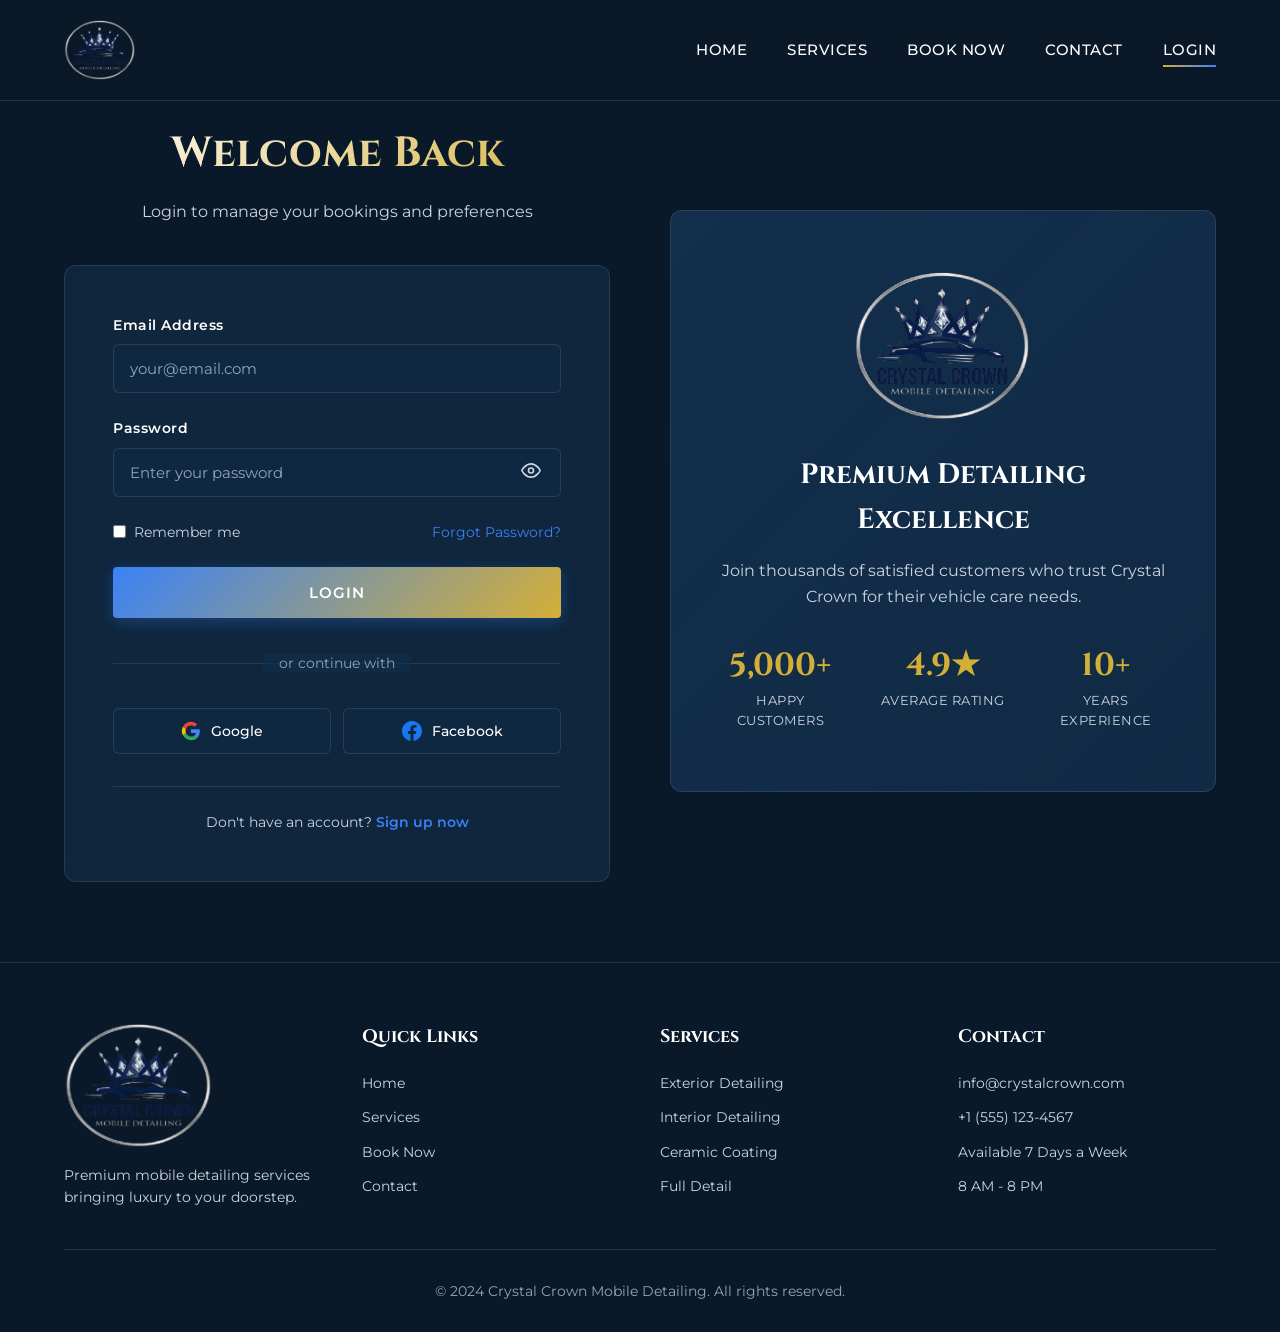
<file: login.html>
<!DOCTYPE html>
<html lang="en">
<head>
    <meta charset="UTF-8">
    <meta name="viewport" content="width=device-width, initial-scale=1.0">
    <title>Login - Crystal Crown Mobile Detailing</title>
    <meta name="description" content="Login to your Crystal Crown Mobile Detailing account to manage bookings and preferences.">
    <link rel="stylesheet" href="styles.css">
    <link rel="preconnect" href="https://fonts.googleapis.com">
    <link rel="preconnect" href="https://fonts.gstatic.com" crossorigin>
    <link href="https://fonts.googleapis.com/css2?family=Cinzel:wght@400;600;700&family=Montserrat:wght@300;400;500;600&display=swap" rel="stylesheet">
</head>
<body>
    <nav class="navbar">
        <div class="container">
            <div class="nav-wrapper">
                <a href="index.html" class="logo-link">
                    <img src="logo.webp" alt="Crystal Crown Mobile Detailing" class="logo">
                </a>
                <button class="mobile-menu-toggle" aria-label="Toggle menu">
                    <span></span>
                    <span></span>
                    <span></span>
                </button>
                <ul class="nav-menu">
                    <li><a href="index.html" class="nav-link">Home</a></li>
                    <li><a href="index.html#services" class="nav-link">Services</a></li>
                    <li><a href="bookings.html" class="nav-link">Book Now</a></li>
                    <li><a href="contact.html" class="nav-link">Contact</a></li>
                    <li><a href="login.html" class="nav-link active">Login</a></li>
                </ul>
            </div>
        </div>
    </nav>

    <section class="auth-section">
        <div class="container">
            <div class="auth-layout">
                <div class="auth-content">
                    <div class="auth-header">
                        <h1 class="auth-title">Welcome Back</h1>
                        <p class="auth-subtitle">Login to manage your bookings and preferences</p>
                    </div>

                    <div class="auth-card">
                        <div class="login-form" id="loginForm">
                            <div class="form-group">
                                <label for="loginEmail">Email Address</label>
                                <input type="email" id="loginEmail" name="email" placeholder="your@email.com" required>
                            </div>

                            <div class="form-group">
                                <label for="loginPassword">Password</label>
                                <div class="password-input-wrapper">
                                    <input type="password" id="loginPassword" name="password" placeholder="Enter your password" required>
                                    <button type="button" class="password-toggle" aria-label="Toggle password visibility">
                                        <svg class="eye-icon" viewBox="0 0 24 24" fill="none" stroke="currentColor" stroke-width="2">
                                            <path d="M1 12s4-8 11-8 11 8 11 8-4 8-11 8-11-8-11-8z"/>
                                            <circle cx="12" cy="12" r="3"/>
                                        </svg>
                                    </button>
                                </div>
                            </div>

                            <div class="form-options">
                                <label class="checkbox-label">
                                    <input type="checkbox" name="rememberMe">
                                    <span>Remember me</span>
                                </label>
                                <a href="#" class="forgot-password">Forgot Password?</a>
                            </div>

                            <button type="submit" class="btn btn-primary btn-full">Login</button>

                            <div class="auth-divider">
                                <span>or continue with</span>
                            </div>

                            <div class="social-login">
                                <button type="button" class="btn-social btn-google">
                                    <svg viewBox="0 0 24 24" width="20" height="20">
                                        <path fill="#4285F4" d="M22.56 12.25c0-.78-.07-1.53-.2-2.25H12v4.26h5.92c-.26 1.37-1.04 2.53-2.21 3.31v2.77h3.57c2.08-1.92 3.28-4.74 3.28-8.09z"/>
                                        <path fill="#34A853" d="M12 23c2.97 0 5.46-.98 7.28-2.66l-3.57-2.77c-.98.66-2.23 1.06-3.71 1.06-2.86 0-5.29-1.93-6.16-4.53H2.18v2.84C3.99 20.53 7.7 23 12 23z"/>
                                        <path fill="#FBBC05" d="M5.84 14.09c-.22-.66-.35-1.36-.35-2.09s.13-1.43.35-2.09V7.07H2.18C1.43 8.55 1 10.22 1 12s.43 3.45 1.18 4.93l2.85-2.22.81-.62z"/>
                                        <path fill="#EA4335" d="M12 5.38c1.62 0 3.06.56 4.21 1.64l3.15-3.15C17.45 2.09 14.97 1 12 1 7.7 1 3.99 3.47 2.18 7.07l3.66 2.84c.87-2.6 3.3-4.53 6.16-4.53z"/>
                                    </svg>
                                    Google
                                </button>
                                <button type="button" class="btn-social btn-facebook">
                                    <svg viewBox="0 0 24 24" width="20" height="20" fill="#1877F2">
                                        <path d="M24 12.073c0-6.627-5.373-12-12-12s-12 5.373-12 12c0 5.99 4.388 10.954 10.125 11.854v-8.385H7.078v-3.47h3.047V9.43c0-3.007 1.792-4.669 4.533-4.669 1.312 0 2.686.235 2.686.235v2.953H15.83c-1.491 0-1.956.925-1.956 1.874v2.25h3.328l-.532 3.47h-2.796v8.385C19.612 23.027 24 18.062 24 12.073z"/>
                                    </svg>
                                    Facebook
                                </button>
                            </div>
                        </div>

                        <div class="auth-footer">
                            <p>Don't have an account? <a href="register.html" class="auth-link">Sign up now</a></p>
                        </div>
                    </div>
                </div>

                <div class="auth-image">
                    <div class="auth-image-content">
                        <img src="logo.webp" alt="Crystal Crown Logo" class="auth-logo">
                        <h2>Premium Detailing Excellence</h2>
                        <p>Join thousands of satisfied customers who trust Crystal Crown for their vehicle care needs.</p>
                        <div class="auth-stats">
                            <div class="stat-item">
                                <div class="stat-number">5,000+</div>
                                <div class="stat-label">Happy Customers</div>
                            </div>
                            <div class="stat-item">
                                <div class="stat-number">4.9★</div>
                                <div class="stat-label">Average Rating</div>
                            </div>
                            <div class="stat-item">
                                <div class="stat-number">10+</div>
                                <div class="stat-label">Years Experience</div>
                            </div>
                        </div>
                    </div>
                </div>
            </div>
        </div>
    </section>

    <footer class="footer">
        <div class="container">
            <div class="footer-grid">
                <div class="footer-col">
                    <img src="logo.webp" alt="Crystal Crown" class="footer-logo">
                    <p class="footer-text">Premium mobile detailing services bringing luxury to your doorstep.</p>
                </div>
                <div class="footer-col">
                    <h4 class="footer-title">Quick Links</h4>
                    <ul class="footer-links">
                        <li><a href="index.html">Home</a></li>
                        <li><a href="index.html#services">Services</a></li>
                        <li><a href="bookings.html">Book Now</a></li>
                        <li><a href="contact.html">Contact</a></li>
                    </ul>
                </div>
                <div class="footer-col">
                    <h4 class="footer-title">Services</h4>
                    <ul class="footer-links">
                        <li><a href="bookings.html">Exterior Detailing</a></li>
                        <li><a href="bookings.html">Interior Detailing</a></li>
                        <li><a href="bookings.html">Ceramic Coating</a></li>
                        <li><a href="bookings.html">Full Detail</a></li>
                    </ul>
                </div>
                <div class="footer-col">
                    <h4 class="footer-title">Contact</h4>
                    <ul class="footer-links">
                        <li>info@crystalcrown.com</li>
                        <li>+1 (555) 123-4567</li>
                        <li>Available 7 Days a Week</li>
                        <li>8 AM - 8 PM</li>
                    </ul>
                </div>
            </div>
            <div class="footer-bottom">
                <p>&copy; 2024 Crystal Crown Mobile Detailing. All rights reserved.</p>
            </div>
        </div>
    </footer>

    <script src="script.js"></script>
</body>
</html>
</file>
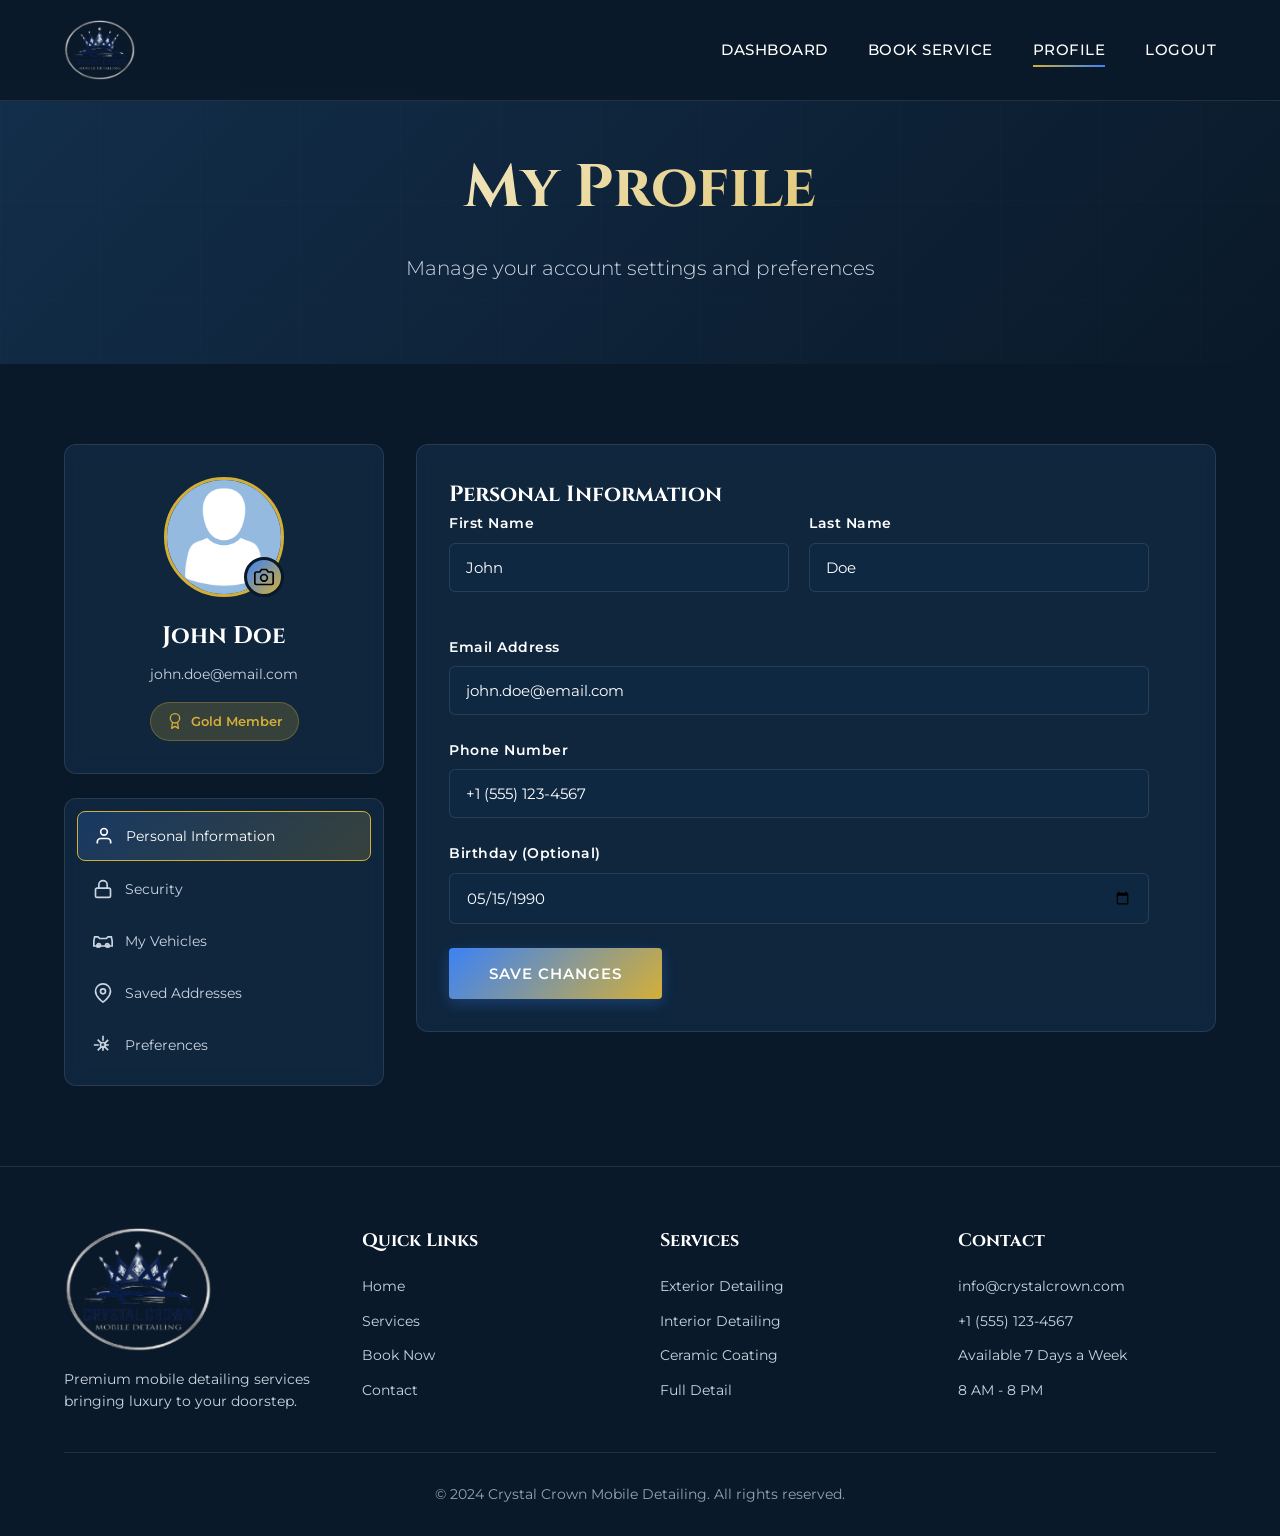
<file: profile.html>
<!DOCTYPE html>
<html lang="en">
<head>
    <meta charset="UTF-8">
    <meta name="viewport" content="width=device-width, initial-scale=1.0">
    <title>My Profile - Crystal Crown Mobile Detailing</title>
    <meta name="description" content="Manage your account settings, personal information, and preferences.">
    <link rel="stylesheet" href="styles.css">
    <link rel="preconnect" href="https://fonts.googleapis.com">
    <link rel="preconnect" href="https://fonts.gstatic.com" crossorigin>
    <link href="https://fonts.googleapis.com/css2?family=Cinzel:wght@400;600;700&family=Montserrat:wght@300;400;500;600&display=swap" rel="stylesheet">
</head>
<body>
    <nav class="navbar">
        <div class="container">
            <div class="nav-wrapper">
                <a href="index.html" class="logo-link">
                    <img src="logo.webp" alt="Crystal Crown Mobile Detailing" class="logo">
                </a>
                <button class="mobile-menu-toggle" aria-label="Toggle menu">
                    <span></span>
                    <span></span>
                    <span></span>
                </button>
                <ul class="nav-menu">
                    <li><a href="customerdashboard.html" class="nav-link">Dashboard</a></li>
                    <li><a href="bookings.html" class="nav-link">Book Service</a></li>
                    <li><a href="profile.html" class="nav-link active">Profile</a></li>
                    <li><a href="index.html" class="nav-link">Logout</a></li>
                </ul>
            </div>
        </div>
    </nav>

    <section class="page-header">
        <div class="container">
            <h1 class="page-title">My Profile</h1>
            <p class="page-subtitle">Manage your account settings and preferences</p>
        </div>
    </section>

    <section class="profile-section">
        <div class="container">
            <div class="profile-layout">
                <div class="profile-sidebar">
                    <div class="profile-card">
                        <div class="profile-avatar">
                            <img src="user.webp" alt="Profile" id="avatarImage">
                            <button class="avatar-upload" title="Change photo">
                                <svg viewBox="0 0 24 24" fill="none" stroke="currentColor" stroke-width="2">
                                    <path d="M23 19a2 2 0 0 1-2 2H3a2 2 0 0 1-2-2V8a2 2 0 0 1 2-2h4l2-3h6l2 3h4a2 2 0 0 1 2 2z"/>
                                    <circle cx="12" cy="13" r="4"/>
                                </svg>
                            </button>
                        </div>
                        <h2 class="profile-name">John Doe</h2>
                        <p class="profile-email">john.doe@email.com</p>
                        <div class="profile-badge">
                            <svg viewBox="0 0 24 24" fill="none" stroke="currentColor" stroke-width="2">
                                <circle cx="12" cy="8" r="7"/>
                                <polyline points="8.21 13.89 7 23 12 20 17 23 15.79 13.88"/>
                            </svg>
                            Gold Member
                        </div>
                    </div>

                    <div class="profile-menu">
                        <button class="menu-item active" data-tab="personal">
                            <svg viewBox="0 0 24 24" fill="none" stroke="currentColor" stroke-width="2">
                                <path d="M20 21v-2a4 4 0 0 0-4-4H8a4 4 0 0 0-4 4v2"/>
                                <circle cx="12" cy="7" r="4"/>
                            </svg>
                            Personal Information
                        </button>
                        <button class="menu-item" data-tab="security">
                            <svg viewBox="0 0 24 24" fill="none" stroke="currentColor" stroke-width="2">
                                <rect x="3" y="11" width="18" height="11" rx="2" ry="2"/>
                                <path d="M7 11V7a5 5 0 0 1 10 0v4"/>
                            </svg>
                            Security
                        </button>
                        <button class="menu-item" data-tab="vehicles">
                            <svg viewBox="0 0 24 24" fill="none" stroke="currentColor" stroke-width="2">
                                <path d="M5 17h2v2H5zM17 17h2v2h-2z"/>
                                <path d="M1 12l1-5h4l2 2h8l2-2h4l1 5v6H1z"/>
                                <circle cx="7" cy="17" r="2"/>
                                <circle cx="17" cy="17" r="2"/>
                            </svg>
                            My Vehicles
                        </button>
                        <button class="menu-item" data-tab="addresses">
                            <svg viewBox="0 0 24 24" fill="none" stroke="currentColor" stroke-width="2">
                                <path d="M21 10c0 7-9 13-9 13s-9-6-9-13a9 9 0 0 1 18 0z"/>
                                <circle cx="12" cy="10" r="3"/>
                            </svg>
                            Saved Addresses
                        </button>
                        <button class="menu-item" data-tab="preferences">
                            <svg viewBox="0 0 24 24" fill="none" stroke="currentColor" stroke-width="2">
                                <circle cx="12" cy="12" r="3"/>
                                <path d="M12 1v6m0 6v6M5.6 5.6l4.2 4.2m4.2 4.2l4.2 4.2M1 12h6m6 0h6M5.6 18.4l4.2-4.2m4.2-4.2l4.2-4.2"/>
                            </svg>
                            Preferences
                        </button>
                    </div>
                </div>

                <div class="profile-content">
                    <div class="tab-content active" id="personal">
                        <div class="content-card">
                            <h2 class="card-title">Personal Information</h2>
                            <div class="profile-form">
                                <div class="form-grid">
                                    <div class="form-group">
                                        <label for="profileFirstName">First Name</label>
                                        <input type="text" id="profileFirstName" name="firstName" value="John" required>
                                    </div>
                                    <div class="form-group">
                                        <label for="profileLastName">Last Name</label>
                                        <input type="text" id="profileLastName" name="lastName" value="Doe" required>
                                    </div>
                                </div>
                                <div class="form-group">
                                    <label for="profileEmail">Email Address</label>
                                    <input type="email" id="profileEmail" name="email" value="john.doe@email.com" required>
                                </div>
                                <div class="form-group">
                                    <label for="profilePhone">Phone Number</label>
                                    <input type="tel" id="profilePhone" name="phone" value="+1 (555) 123-4567" required>
                                </div>
                                <div class="form-group">
                                    <label for="profileBirthday">Birthday (Optional)</label>
                                    <input type="date" id="profileBirthday" name="birthday" value="1990-05-15">
                                </div>
                                <button class="btn btn-primary">Save Changes</button>
                            </div>
                        </div>
                    </div>

                    <div class="tab-content" id="security">
                        <div class="content-card">
                            <h2 class="card-title">Change Password</h2>
                            <div class="profile-form">
                                <div class="form-group">
                                    <label for="currentPassword">Current Password</label>
                                    <div class="password-input-wrapper">
                                        <input type="password" id="currentPassword" name="currentPassword" placeholder="Enter current password" required>
                                        <button type="button" class="password-toggle" aria-label="Toggle password visibility">
                                            <svg class="eye-icon" viewBox="0 0 24 24" fill="none" stroke="currentColor" stroke-width="2">
                                                <path d="M1 12s4-8 11-8 11 8 11 8-4 8-11 8-11-8-11-8z"/>
                                                <circle cx="12" cy="12" r="3"/>
                                            </svg>
                                        </button>
                                    </div>
                                </div>
                                <div class="form-group">
                                    <label for="newPassword">New Password</label>
                                    <div class="password-input-wrapper">
                                        <input type="password" id="newPassword" name="newPassword" placeholder="Enter new password" required>
                                        <button type="button" class="password-toggle" aria-label="Toggle password visibility">
                                            <svg class="eye-icon" viewBox="0 0 24 24" fill="none" stroke="currentColor" stroke-width="2">
                                                <path d="M1 12s4-8 11-8 11 8 11 8-4 8-11 8-11-8-11-8z"/>
                                                <circle cx="12" cy="12" r="3"/>
                                            </svg>
                                        </button>
                                    </div>
                                </div>
                                <div class="form-group">
                                    <label for="confirmNewPassword">Confirm New Password</label>
                                    <div class="password-input-wrapper">
                                        <input type="password" id="confirmNewPassword" name="confirmNewPassword" placeholder="Re-enter new password" required>
                                        <button type="button" class="password-toggle" aria-label="Toggle password visibility">
                                            <svg class="eye-icon" viewBox="0 0 24 24" fill="none" stroke="currentColor" stroke-width="2">
                                                <path d="M1 12s4-8 11-8 11 8 11 8-4 8-11 8-11-8-11-8z"/>
                                                <circle cx="12" cy="12" r="3"/>
                                            </svg>
                                        </button>
                                    </div>
                                </div>
                                <button class="btn btn-primary">Update Password</button>
                            </div>
                        </div>

                        <div class="content-card">
                            <h2 class="card-title">Two-Factor Authentication</h2>
                            <p class="card-description">Add an extra layer of security to your account</p>
                            <div class="security-option">
                                <div class="security-info">
                                    <h4>SMS Authentication</h4>
                                    <p>Receive verification codes via text message</p>
                                </div>
                                <label class="toggle-switch">
                                    <input type="checkbox">
                                    <span class="toggle-slider"></span>
                                </label>
                            </div>
                            <div class="security-option">
                                <div class="security-info">
                                    <h4>Email Authentication</h4>
                                    <p>Receive verification codes via email</p>
                                </div>
                                <label class="toggle-switch">
                                    <input type="checkbox" checked>
                                    <span class="toggle-slider"></span>
                                </label>
                            </div>
                        </div>
                    </div>

                    <div class="tab-content" id="vehicles">
                        <div class="content-card">
                            <div class="card-header">
                                <h2 class="card-title">My Vehicles</h2>
                                <button class="btn btn-secondary btn-small" id="addVehicleBtn">+ Add Vehicle</button>
                            </div>
                            <div class="vehicles-grid">
                                <div class="vehicle-card">
                                    <div class="vehicle-card-header">
                                        <h3>2020 Tesla Model 3</h3>
                                        <div class="vehicle-actions">
                                            <button class="btn-icon" title="Edit">
                                                <svg viewBox="0 0 24 24" fill="none" stroke="currentColor" stroke-width="2">
                                                    <path d="M11 4H4a2 2 0 0 0-2 2v14a2 2 0 0 0 2 2h14a2 2 0 0 0 2-2v-7"/>
                                                    <path d="M18.5 2.5a2.121 2.121 0 0 1 3 3L12 15l-4 1 1-4 9.5-9.5z"/>
                                                </svg>
                                            </button>
                                            <button class="btn-icon" title="Delete">
                                                <svg viewBox="0 0 24 24" fill="none" stroke="currentColor" stroke-width="2">
                                                    <polyline points="3 6 5 6 21 6"/>
                                                    <path d="M19 6v14a2 2 0 0 1-2 2H7a2 2 0 0 1-2-2V6m3 0V4a2 2 0 0 1 2-2h4a2 2 0 0 1 2 2v2"/>
                                                </svg>
                                            </button>
                                        </div>
                                    </div>
                                    <div class="vehicle-details">
                                        <span class="vehicle-detail-item"><strong>Color:</strong> Black</span>
                                        <span class="vehicle-detail-item"><strong>Type:</strong> Sedan</span>
                                        <span class="vehicle-detail-item"><strong>Plate:</strong> ABC-1234</span>
                                    </div>
                                    <div class="vehicle-stats">
                                        <div class="vehicle-stat">
                                            <div class="stat-label">Total Services</div>
                                            <div class="stat-value">8</div>
                                        </div>
                                        <div class="vehicle-stat">
                                            <div class="stat-label">Last Service</div>
                                            <div class="stat-value">Feb 28</div>
                                        </div>
                                    </div>
                                </div>

                                <div class="vehicle-card">
                                    <div class="vehicle-card-header">
                                        <h3>2019 BMW M4</h3>
                                        <div class="vehicle-actions">
                                            <button class="btn-icon" title="Edit">
                                                <svg viewBox="0 0 24 24" fill="none" stroke="currentColor" stroke-width="2">
                                                    <path d="M11 4H4a2 2 0 0 0-2 2v14a2 2 0 0 0 2 2h14a2 2 0 0 0 2-2v-7"/>
                                                    <path d="M18.5 2.5a2.121 2.121 0 0 1 3 3L12 15l-4 1 1-4 9.5-9.5z"/>
                                                </svg>
                                            </button>
                                            <button class="btn-icon" title="Delete">
                                                <svg viewBox="0 0 24 24" fill="none" stroke="currentColor" stroke-width="2">
                                                    <polyline points="3 6 5 6 21 6"/>
                                                    <path d="M19 6v14a2 2 0 0 1-2 2H7a2 2 0 0 1-2-2V6m3 0V4a2 2 0 0 1 2-2h4a2 2 0 0 1 2 2v2"/>
                                                </svg>
                                            </button>
                                        </div>
                                    </div>
                                    <div class="vehicle-details">
                                        <span class="vehicle-detail-item"><strong>Color:</strong> White</span>
                                        <span class="vehicle-detail-item"><strong>Type:</strong> Coupe</span>
                                        <span class="vehicle-detail-item"><strong>Plate:</strong> XYZ-5678</span>
                                    </div>
                                    <div class="vehicle-stats">
                                        <div class="vehicle-stat">
                                            <div class="stat-label">Total Services</div>
                                            <div class="stat-value">4</div>
                                        </div>
                                        <div class="vehicle-stat">
                                            <div class="stat-label">Last Service</div>
                                            <div class="stat-value">Jan 15</div>
                                        </div>
                                    </div>
                                </div>
                            </div>
                        </div>
                    </div>

                    <div class="tab-content" id="addresses">
                        <div class="content-card">
                            <div class="card-header">
                                <h2 class="card-title">Saved Addresses</h2>
                                <button class="btn btn-secondary btn-small">+ Add Address</button>
                            </div>
                            <div class="addresses-list">
                                <div class="address-card">
                                    <div class="address-header">
                                        <div class="address-type">
                                            <svg viewBox="0 0 24 24" fill="none" stroke="currentColor" stroke-width="2">
                                                <path d="M3 9l9-7 9 7v11a2 2 0 0 1-2 2H5a2 2 0 0 1-2-2z"/>
                                                <polyline points="9 22 9 12 15 12 15 22"/>
                                            </svg>
                                            <span>Home</span>
                                            <span class="default-badge">Default</span>
                                        </div>
                                        <div class="address-actions">
                                            <button class="btn-text">Edit</button>
                                            <button class="btn-text">Delete</button>
                                        </div>
                                    </div>
                                    <div class="address-details">
                                        <p>123 Main Street</p>
                                        <p>Apartment 4B</p>
                                        <p>San Francisco, CA 94102</p>
                                        <p>Gate Code: #1234</p>
                                    </div>
                                </div>

                                <div class="address-card">
                                    <div class="address-header">
                                        <div class="address-type">
                                            <svg viewBox="0 0 24 24" fill="none" stroke="currentColor" stroke-width="2">
                                                <rect x="2" y="7" width="20" height="14" rx="2" ry="2"/>
                                                <path d="M16 21V5a2 2 0 0 0-2-2h-4a2 2 0 0 0-2 2v16"/>
                                            </svg>
                                            <span>Work</span>
                                        </div>
                                        <div class="address-actions">
                                            <button class="btn-text">Edit</button>
                                            <button class="btn-text">Delete</button>
                                        </div>
                                    </div>
                                    <div class="address-details">
                                        <p>456 Business Ave</p>
                                        <p>Suite 200</p>
                                        <p>San Francisco, CA 94105</p>
                                        <p>Parking: Level 2, Spot B12</p>
                                    </div>
                                </div>
                            </div>
                        </div>
                    </div>

                    <div class="tab-content" id="preferences">
                        <div class="content-card">
                            <h2 class="card-title">Notification Preferences</h2>
                            <div class="preferences-list">
                                <div class="preference-item">
                                    <div class="preference-info">
                                        <h4>Email Notifications</h4>
                                        <p>Receive booking confirmations and updates via email</p>
                                    </div>
                                    <label class="toggle-switch">
                                        <input type="checkbox" checked>
                                        <span class="toggle-slider"></span>
                                    </label>
                                </div>
                                <div class="preference-item">
                                    <div class="preference-info">
                                        <h4>SMS Notifications</h4>
                                        <p>Get text reminders before your appointments</p>
                                    </div>
                                    <label class="toggle-switch">
                                        <input type="checkbox" checked>
                                        <span class="toggle-slider"></span>
                                    </label>
                                </div>
                                <div class="preference-item">
                                    <div class="preference-info">
                                        <h4>Marketing Emails</h4>
                                        <p>Receive special offers and promotions</p>
                                    </div>
                                    <label class="toggle-switch">
                                        <input type="checkbox">
                                        <span class="toggle-slider"></span>
                                    </label>
                                </div>
                                <div class="preference-item">
                                    <div class="preference-info">
                                        <h4>Service Reminders</h4>
                                        <p>Get notified when it's time for your next detail</p>
                                    </div>
                                    <label class="toggle-switch">
                                        <input type="checkbox" checked>
                                        <span class="toggle-slider"></span>
                                    </label>
                                </div>
                            </div>
                        </div>

                        <div class="content-card">
                            <h2 class="card-title">Default Preferences</h2>
                            <div class="profile-form">
                                <div class="form-group">
                                    <label for="defaultLocation">Default Service Location</label>
                                    <select id="defaultLocation">
                                        <option value="home">Home</option>
                                        <option value="work">Work</option>
                                        <option value="other">Other</option>
                                    </select>
                                </div>
                                <div class="form-group">
                                    <label for="preferredTime">Preferred Time</label>
                                    <select id="preferredTime">
                                        <option value="morning">Morning (8AM - 12PM)</option>
                                        <option value="afternoon">Afternoon (12PM - 5PM)</option>
                                        <option value="evening">Evening (5PM - 8PM)</option>
                                    </select>
                                </div>
                                <button class="btn btn-primary">Save Preferences</button>
                            </div>
                        </div>

                        <div class="content-card danger-zone">
                            <h2 class="card-title">Danger Zone</h2>
                            <p class="card-description">Permanently delete your account and all associated data</p>
                            <button class="btn btn-danger">Delete Account</button>
                        </div>
                    </div>
                </div>
            </div>
        </div>
    </section>

    <footer class="footer">
        <div class="container">
            <div class="footer-grid">
                <div class="footer-col">
                    <img src="logo.webp" alt="Crystal Crown" class="footer-logo">
                    <p class="footer-text">Premium mobile detailing services bringing luxury to your doorstep.</p>
                </div>
                <div class="footer-col">
                    <h4 class="footer-title">Quick Links</h4>
                    <ul class="footer-links">
                        <li><a href="index.html">Home</a></li>
                        <li><a href="index.html#services">Services</a></li>
                        <li><a href="bookings.html">Book Now</a></li>
                        <li><a href="contact.html">Contact</a></li>
                    </ul>
                </div>
                <div class="footer-col">
                    <h4 class="footer-title">Services</h4>
                    <ul class="footer-links">
                        <li><a href="bookings.html">Exterior Detailing</a></li>
                        <li><a href="bookings.html">Interior Detailing</a></li>
                        <li><a href="bookings.html">Ceramic Coating</a></li>
                        <li><a href="bookings.html">Full Detail</a></li>
                    </ul>
                </div>
                <div class="footer-col">
                    <h4 class="footer-title">Contact</h4>
                    <ul class="footer-links">
                        <li>info@crystalcrown.com</li>
                        <li>+1 (555) 123-4567</li>
                        <li>Available 7 Days a Week</li>
                        <li>8 AM - 8 PM</li>
                    </ul>
                </div>
            </div>
            <div class="footer-bottom">
                <p>&copy; 2024 Crystal Crown Mobile Detailing. All rights reserved.</p>
            </div>
        </div>
    </footer>

    <script src="script.js"></script>
</body>
</html>
</file>
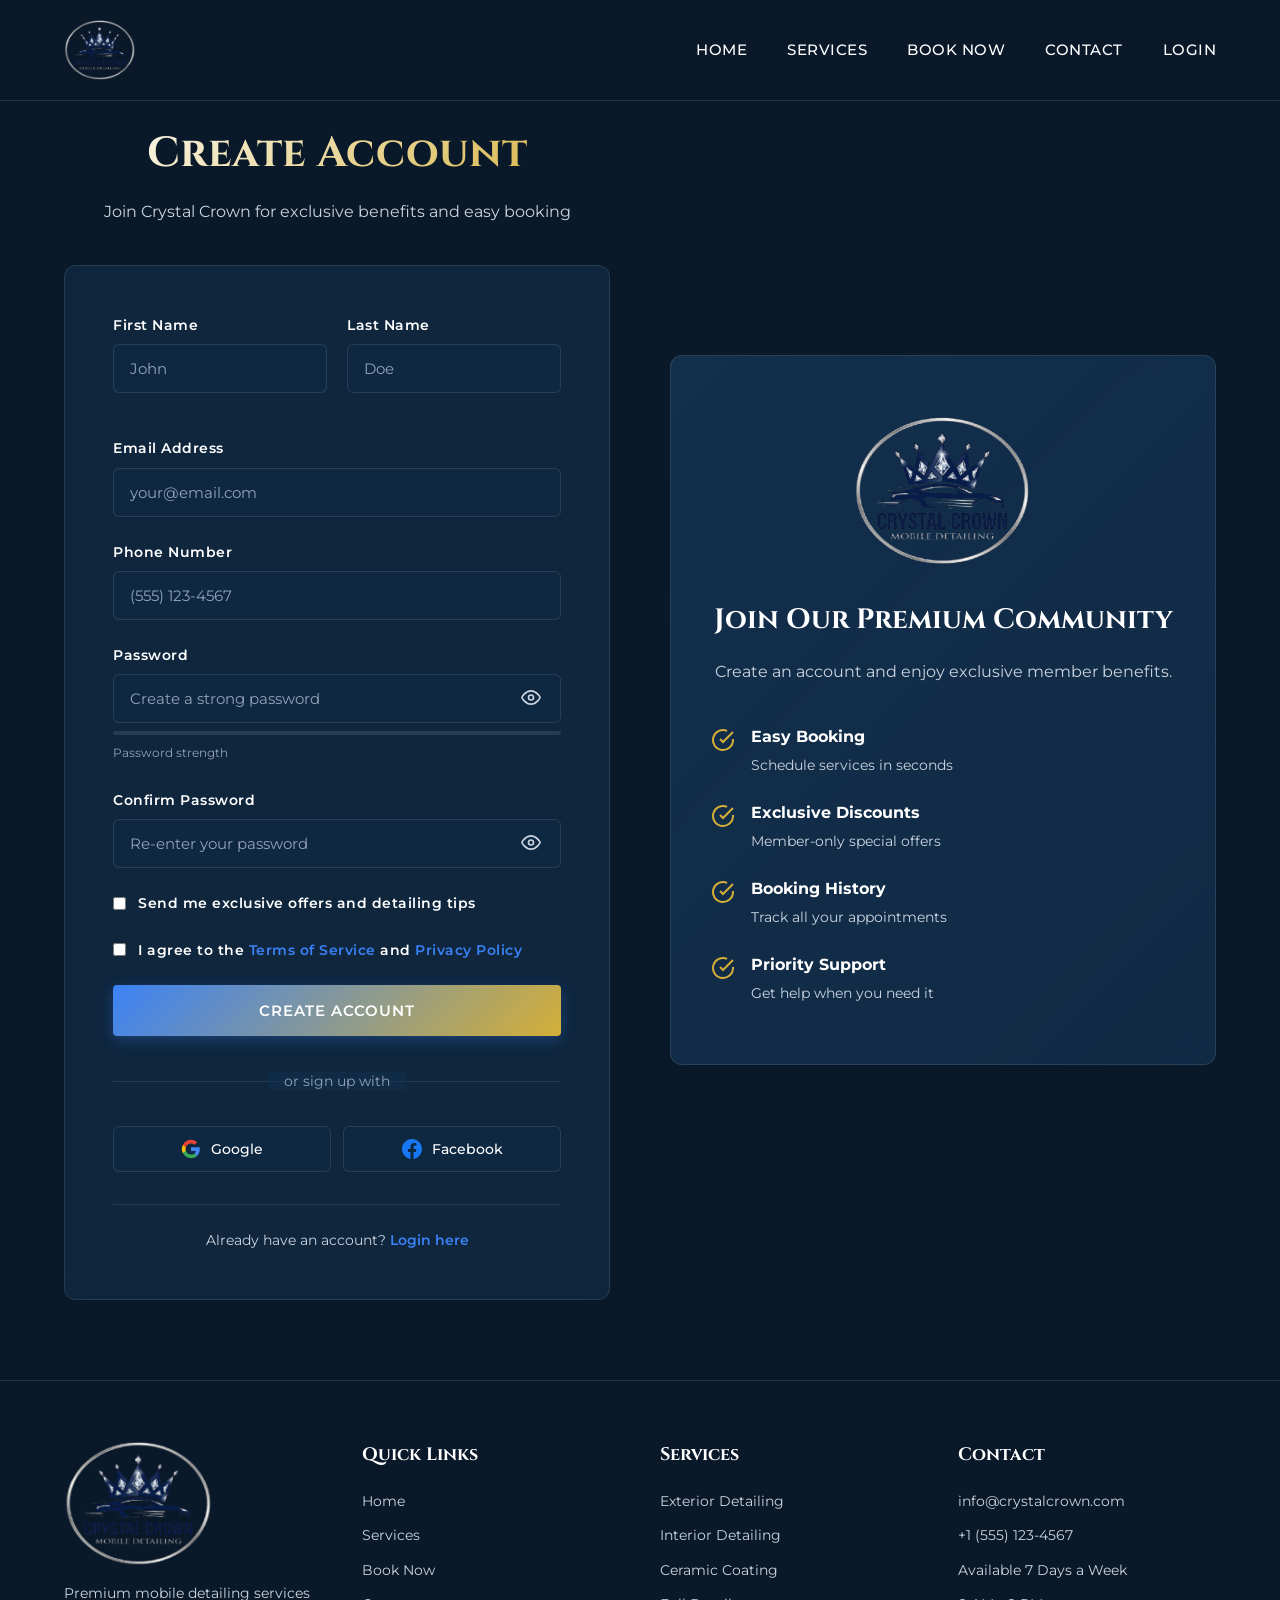
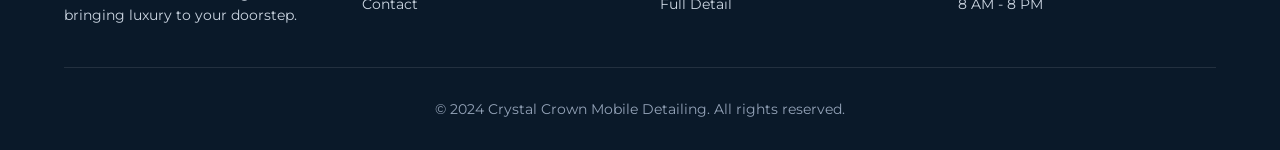
<file: register.html>
<!DOCTYPE html>
<html lang="en">
<head>
    <meta charset="UTF-8">
    <meta name="viewport" content="width=device-width, initial-scale=1.0">
    <title>Register - Crystal Crown Mobile Detailing</title>
    <meta name="description" content="Create your Crystal Crown Mobile Detailing account for exclusive benefits and easy booking.">
    <link rel="stylesheet" href="styles.css">
    <link rel="preconnect" href="https://fonts.googleapis.com">
    <link rel="preconnect" href="https://fonts.gstatic.com" crossorigin>
    <link href="https://fonts.googleapis.com/css2?family=Cinzel:wght@400;600;700&family=Montserrat:wght@300;400;500;600&display=swap" rel="stylesheet">
</head>
<body>
    <nav class="navbar">
        <div class="container">
            <div class="nav-wrapper">
                <a href="index.html" class="logo-link">
                    <img src="logo.webp" alt="Crystal Crown Mobile Detailing" class="logo">
                </a>
                <button class="mobile-menu-toggle" aria-label="Toggle menu">
                    <span></span>
                    <span></span>
                    <span></span>
                </button>
                <ul class="nav-menu">
                    <li><a href="index.html" class="nav-link">Home</a></li>
                    <li><a href="index.html#services" class="nav-link">Services</a></li>
                    <li><a href="bookings.html" class="nav-link">Book Now</a></li>
                    <li><a href="contact.html" class="nav-link">Contact</a></li>
                    <li><a href="login.html" class="nav-link">Login</a></li>
                </ul>
            </div>
        </div>
    </nav>

    <section class="auth-section">
        <div class="container">
            <div class="auth-layout">
                <div class="auth-content">
                    <div class="auth-header">
                        <h1 class="auth-title">Create Account</h1>
                        <p class="auth-subtitle">Join Crystal Crown for exclusive benefits and easy booking</p>
                    </div>

                    <div class="auth-card">
                        <div class="register-form" id="registerForm">
                            <div class="form-grid">
                                <div class="form-group">
                                    <label for="firstName">First Name</label>
                                    <input type="text" id="firstName" name="firstName" placeholder="John" required>
                                </div>
                                <div class="form-group">
                                    <label for="lastName">Last Name</label>
                                    <input type="text" id="lastName" name="lastName" placeholder="Doe" required>
                                </div>
                            </div>

                            <div class="form-group">
                                <label for="registerEmail">Email Address</label>
                                <input type="email" id="registerEmail" name="email" placeholder="your@email.com" required>
                            </div>

                            <div class="form-group">
                                <label for="registerPhone">Phone Number</label>
                                <input type="tel" id="registerPhone" name="phone" placeholder="(555) 123-4567" required>
                            </div>

                            <div class="form-group">
                                <label for="registerPassword">Password</label>
                                <div class="password-input-wrapper">
                                    <input type="password" id="registerPassword" name="password" placeholder="Create a strong password" required>
                                    <button type="button" class="password-toggle" aria-label="Toggle password visibility">
                                        <svg class="eye-icon" viewBox="0 0 24 24" fill="none" stroke="currentColor" stroke-width="2">
                                            <path d="M1 12s4-8 11-8 11 8 11 8-4 8-11 8-11-8-11-8z"/>
                                            <circle cx="12" cy="12" r="3"/>
                                        </svg>
                                    </button>
                                </div>
                                <div class="password-strength">
                                    <div class="strength-bar">
                                        <div class="strength-fill" id="strengthFill"></div>
                                    </div>
                                    <span class="strength-text" id="strengthText">Password strength</span>
                                </div>
                            </div>

                            <div class="form-group">
                                <label for="confirmPassword">Confirm Password</label>
                                <div class="password-input-wrapper">
                                    <input type="password" id="confirmPassword" name="confirmPassword" placeholder="Re-enter your password" required>
                                    <button type="button" class="password-toggle" aria-label="Toggle password visibility">
                                        <svg class="eye-icon" viewBox="0 0 24 24" fill="none" stroke="currentColor" stroke-width="2">
                                            <path d="M1 12s4-8 11-8 11 8 11 8-4 8-11 8-11-8-11-8z"/>
                                            <circle cx="12" cy="12" r="3"/>
                                        </svg>
                                    </button>
                                </div>
                            </div>

                            <div class="form-group checkbox-group">
                                <label class="checkbox-label">
                                    <input type="checkbox" name="newsletter">
                                    <span>Send me exclusive offers and detailing tips</span>
                                </label>
                            </div>

                            <div class="form-group checkbox-group">
                                <label class="checkbox-label">
                                    <input type="checkbox" name="terms" required>
                                    <span>I agree to the <a href="#" class="inline-link">Terms of Service</a> and <a href="#" class="inline-link">Privacy Policy</a></span>
                                </label>
                            </div>

                            <button type="submit" class="btn btn-primary btn-full">Create Account</button>

                            <div class="auth-divider">
                                <span>or sign up with</span>
                            </div>

                            <div class="social-login">
                                <button type="button" class="btn-social btn-google">
                                    <svg viewBox="0 0 24 24" width="20" height="20">
                                        <path fill="#4285F4" d="M22.56 12.25c0-.78-.07-1.53-.2-2.25H12v4.26h5.92c-.26 1.37-1.04 2.53-2.21 3.31v2.77h3.57c2.08-1.92 3.28-4.74 3.28-8.09z"/>
                                        <path fill="#34A853" d="M12 23c2.97 0 5.46-.98 7.28-2.66l-3.57-2.77c-.98.66-2.23 1.06-3.71 1.06-2.86 0-5.29-1.93-6.16-4.53H2.18v2.84C3.99 20.53 7.7 23 12 23z"/>
                                        <path fill="#FBBC05" d="M5.84 14.09c-.22-.66-.35-1.36-.35-2.09s.13-1.43.35-2.09V7.07H2.18C1.43 8.55 1 10.22 1 12s.43 3.45 1.18 4.93l2.85-2.22.81-.62z"/>
                                        <path fill="#EA4335" d="M12 5.38c1.62 0 3.06.56 4.21 1.64l3.15-3.15C17.45 2.09 14.97 1 12 1 7.7 1 3.99 3.47 2.18 7.07l3.66 2.84c.87-2.6 3.3-4.53 6.16-4.53z"/>
                                    </svg>
                                    Google
                                </button>
                                <button type="button" class="btn-social btn-facebook">
                                    <svg viewBox="0 0 24 24" width="20" height="20" fill="#1877F2">
                                        <path d="M24 12.073c0-6.627-5.373-12-12-12s-12 5.373-12 12c0 5.99 4.388 10.954 10.125 11.854v-8.385H7.078v-3.47h3.047V9.43c0-3.007 1.792-4.669 4.533-4.669 1.312 0 2.686.235 2.686.235v2.953H15.83c-1.491 0-1.956.925-1.956 1.874v2.25h3.328l-.532 3.47h-2.796v8.385C19.612 23.027 24 18.062 24 12.073z"/>
                                    </svg>
                                    Facebook
                                </button>
                            </div>
                        </div>

                        <div class="auth-footer">
                            <p>Already have an account? <a href="login.html" class="auth-link">Login here</a></p>
                        </div>
                    </div>
                </div>

                <div class="auth-image">
                    <div class="auth-image-content">
                        <img src="logo.webp" alt="Crystal Crown Logo" class="auth-logo">
                        <h2>Join Our Premium Community</h2>
                        <p>Create an account and enjoy exclusive member benefits.</p>
                        <div class="benefits-list">
                            <div class="benefit-item">
                                <svg viewBox="0 0 24 24" fill="none" stroke="currentColor" stroke-width="2" class="benefit-icon">
                                    <path d="M22 11.08V12a10 10 0 1 1-5.93-9.14"/>
                                    <polyline points="22 4 12 14.01 9 11.01"/>
                                </svg>
                                <div>
                                    <h4>Easy Booking</h4>
                                    <p>Schedule services in seconds</p>
                                </div>
                            </div>
                            <div class="benefit-item">
                                <svg viewBox="0 0 24 24" fill="none" stroke="currentColor" stroke-width="2" class="benefit-icon">
                                    <path d="M22 11.08V12a10 10 0 1 1-5.93-9.14"/>
                                    <polyline points="22 4 12 14.01 9 11.01"/>
                                </svg>
                                <div>
                                    <h4>Exclusive Discounts</h4>
                                    <p>Member-only special offers</p>
                                </div>
                            </div>
                            <div class="benefit-item">
                                <svg viewBox="0 0 24 24" fill="none" stroke="currentColor" stroke-width="2" class="benefit-icon">
                                    <path d="M22 11.08V12a10 10 0 1 1-5.93-9.14"/>
                                    <polyline points="22 4 12 14.01 9 11.01"/>
                                </svg>
                                <div>
                                    <h4>Booking History</h4>
                                    <p>Track all your appointments</p>
                                </div>
                            </div>
                            <div class="benefit-item">
                                <svg viewBox="0 0 24 24" fill="none" stroke="currentColor" stroke-width="2" class="benefit-icon">
                                    <path d="M22 11.08V12a10 10 0 1 1-5.93-9.14"/>
                                    <polyline points="22 4 12 14.01 9 11.01"/>
                                </svg>
                                <div>
                                    <h4>Priority Support</h4>
                                    <p>Get help when you need it</p>
                                </div>
                            </div>
                        </div>
                    </div>
                </div>
            </div>
        </div>
    </section>

    <footer class="footer">
        <div class="container">
            <div class="footer-grid">
                <div class="footer-col">
                    <img src="logo.webp" alt="Crystal Crown" class="footer-logo">
                    <p class="footer-text">Premium mobile detailing services bringing luxury to your doorstep.</p>
                </div>
                <div class="footer-col">
                    <h4 class="footer-title">Quick Links</h4>
                    <ul class="footer-links">
                        <li><a href="index.html">Home</a></li>
                        <li><a href="index.html#services">Services</a></li>
                        <li><a href="bookings.html">Book Now</a></li>
                        <li><a href="contact.html">Contact</a></li>
                    </ul>
                </div>
                <div class="footer-col">
                    <h4 class="footer-title">Services</h4>
                    <ul class="footer-links">
                        <li><a href="bookings.html">Exterior Detailing</a></li>
                        <li><a href="bookings.html">Interior Detailing</a></li>
                        <li><a href="bookings.html">Ceramic Coating</a></li>
                        <li><a href="bookings.html">Full Detail</a></li>
                    </ul>
                </div>
                <div class="footer-col">
                    <h4 class="footer-title">Contact</h4>
                    <ul class="footer-links">
                        <li>info@crystalcrown.com</li>
                        <li>+1 (555) 123-4567</li>
                        <li>Available 7 Days a Week</li>
                        <li>8 AM - 8 PM</li>
                    </ul>
                </div>
            </div>
            <div class="footer-bottom">
                <p>&copy; 2024 Crystal Crown Mobile Detailing. All rights reserved.</p>
            </div>
        </div>
    </footer>

    <script src="script.js"></script>
</body>
</html>
</file>
<file: styles.css>
/* ========================================
   CSS Variables & Reset
   ======================================== */

:root {
    --primary-navy: #0a1929;
    --secondary-navy: #132f4c;
    --accent-blue: #3b82f6;
    --accent-gold: #d4af37;
    --light-blue: #60a5fa;
    --text-white: #ffffff;
    --text-gray: #cbd5e1;
    --text-muted: #94a3b8;
    --border-color: rgba(255, 255, 255, 0.1);
    --card-bg: rgba(19, 47, 76, 0.6);
    --overlay-dark: rgba(10, 25, 41, 0.85);
    
    --font-display: 'Cinzel', serif;
    --font-body: 'Montserrat', sans-serif;
    
    --transition-smooth: all 0.4s cubic-bezier(0.4, 0, 0.2, 1);
    --transition-fast: all 0.2s ease;

    /* Status Colors */
    --color-error: #ef4444;
    --color-success: #22c55e;
    --color-warning: #fbbf24;
    --color-danger: #ef4444;

    /* Background Variants */
    --card-bg-light: rgba(19, 47, 76, 0.3);
    --card-bg-medium: rgba(19, 47, 76, 0.4);
    --accent-blue-30: rgba(59, 130, 246, 0.3);
}

* {
    margin: 0;
    padding: 0;
    box-sizing: border-box;
}

html {
    scroll-behavior: smooth;
}

body {
    font-family: var(--font-body);
    background-color: var(--primary-navy);
    color: var(--text-white);
    line-height: 1.6;
    overflow-x: hidden;
}

img {
    max-width: 100%;
    height: auto;
    display: block;
}

a {
    text-decoration: none;
    color: inherit;
    transition: var(--transition-fast);
}

button {
    cursor: pointer;
    border: none;
    background: none;
    font-family: inherit;
}

ul {
    list-style: none;
}

/* ========================================
   Layout Utilities
   ======================================== */

.container {
    max-width: 1200px;
    margin: 0 auto;
    padding: 0 24px;
}

/* ========================================
   Navigation
   ======================================== */

.navbar {
    position: fixed;
    top: 0;
    left: 0;
    width: 100%;
    background: linear-gradient(180deg, var(--primary-navy) 0%, rgba(10, 25, 41, 0.95) 100%);
    backdrop-filter: blur(10px);
    z-index: 1000;
    padding: 20px 0;
    border-bottom: 1px solid var(--border-color);
    transition: var(--transition-smooth);
}

.navbar.scrolled {
    padding: 12px 0;
    box-shadow: 0 4px 20px rgba(0, 0, 0, 0.3);
}

.nav-wrapper {
    display: flex;
    align-items: center;
    justify-content: space-between;
}

.logo {
    height: 60px;
    width: auto;
    transition: var(--transition-smooth);
}

.navbar.scrolled .logo {
    height: 50px;
}

.nav-menu {
    display: flex;
    gap: 40px;
    align-items: center;
}

.nav-link {
    font-weight: 500;
    font-size: 15px;
    letter-spacing: 0.5px;
    text-transform: uppercase;
    position: relative;
    padding: 8px 0;
}

.nav-link::after {
    content: '';
    position: absolute;
    bottom: 0;
    left: 0;
    width: 0;
    height: 2px;
    background: linear-gradient(90deg, var(--accent-gold), var(--accent-blue));
    transition: var(--transition-smooth);
}

.nav-link:hover::after,
.nav-link.active::after {
    width: 100%;
}

.mobile-menu-toggle {
    display: none;
    flex-direction: column;
    gap: 6px;
    padding: 8px;
}

.mobile-menu-toggle span {
    display: block;
    width: 28px;
    height: 3px;
    background: var(--text-white);
    border-radius: 2px;
    transition: var(--transition-smooth);
}

/* ========================================
   Hero Section
   ======================================== */

.hero {
    position: relative;
    height: 100vh;
    display: flex;
    align-items: center;
    justify-content: center;
    overflow: hidden;
}

.hero-video-container {
    position: absolute;
    top: 0;
    left: 0;
    width: 100%;
    height: 100%;
    z-index: 1;
}

.hero-video {
    width: 100%;
    height: 100%;
    object-fit: cover;
}

.hero-overlay {
    position: absolute;
    top: 0;
    left: 0;
    width: 100%;
    height: 100%;
    background: linear-gradient(135deg, rgba(10, 25, 41, 0.9) 0%, rgba(19, 47, 76, 0.85) 100%);
}

.hero-content {
    position: relative;
    z-index: 2;
    text-align: center;
    padding-top: 80px;
}

.hero-text {
    max-width: 900px;
    margin: 0 auto;
    animation: fadeInUp 1s ease-out;
}

.hero-title {
    font-family: var(--font-display);
    font-size: clamp(48px, 7vw, 86px);
    font-weight: 700;
    line-height: 1.1;
    margin-bottom: 24px;
    letter-spacing: 2px;
}

.title-line {
    display: block;
    background: linear-gradient(135deg, var(--text-white) 0%, var(--accent-gold) 100%);
    -webkit-background-clip: text;
    -webkit-text-fill-color: transparent;
    background-clip: text;
    animation: fadeInUp 1s ease-out backwards;
}

.title-line:nth-child(2) {
    animation-delay: 0.2s;
}

.hero-subtitle {
    font-size: clamp(18px, 2vw, 24px);
    color: var(--text-gray);
    margin-bottom: 40px;
    font-weight: 300;
    letter-spacing: 1px;
    animation: fadeInUp 1s ease-out 0.4s backwards;
}

.hero-buttons {
    display: flex;
    gap: 20px;
    justify-content: center;
    flex-wrap: wrap;
    animation: fadeInUp 1s ease-out 0.6s backwards;
}

.scroll-indicator {
    position: absolute;
    bottom: 40px;
    left: 50%;
    transform: translateX(-50%);
    display: flex;
    flex-direction: column;
    align-items: center;
    gap: 12px;
    color: var(--text-gray);
    font-size: 12px;
    letter-spacing: 2px;
    text-transform: uppercase;
    z-index: 2;
    animation: bounce 2s infinite;
}

.scroll-line {
    width: 1px;
    height: 40px;
    background: linear-gradient(180deg, var(--accent-gold) 0%, transparent 100%);
}

/* ========================================
   Buttons
   ======================================== */

.btn {
    display: inline-block;
    padding: 16px 40px;
    font-weight: 600;
    font-size: 15px;
    letter-spacing: 1px;
    text-transform: uppercase;
    border-radius: 4px;
    transition: var(--transition-smooth);
    position: relative;
    overflow: hidden;
}

.btn::before {
    content: '';
    position: absolute;
    top: 50%;
    left: 50%;
    width: 0;
    height: 0;
    border-radius: 50%;
    background: rgba(255, 255, 255, 0.2);
    transform: translate(-50%, -50%);
    transition: width 0.6s, height 0.6s;
}

.btn:hover::before {
    width: 300px;
    height: 300px;
}

.btn-primary {
    background: linear-gradient(135deg, var(--accent-blue), var(--accent-gold));
    color: var(--text-white);
    box-shadow: 0 4px 15px var(--accent-blue-30);
}

.btn-primary:hover {
    transform: translateY(-2px);
    box-shadow: 0 6px 25px rgba(59, 130, 246, 0.4);
}

.btn-secondary {
    background: transparent;
    color: var(--text-white);
    border: 2px solid var(--accent-gold);
}

.btn-secondary:hover {
    background: var(--accent-gold);
    transform: translateY(-2px);
}

.btn-large {
    padding: 20px 50px;
    font-size: 16px;
}

/* ========================================
   Features Section
   ======================================== */

.features {
    padding: 100px 0;
    background: linear-gradient(180deg, var(--primary-navy) 0%, var(--secondary-navy) 100%);
}

.features-grid {
    display: grid;
    grid-template-columns: repeat(auto-fit, minmax(280px, 1fr));
    gap: 40px;
}

.feature-card {
    text-align: center;
    padding: 40px 30px;
    background: var(--card-bg);
    border: 1px solid var(--border-color);
    border-radius: 8px;
    backdrop-filter: blur(10px);
    transition: var(--transition-smooth);
}

.feature-card:hover {
    transform: translateY(-8px);
    border-color: var(--accent-gold);
    box-shadow: 0 10px 40px rgba(212, 175, 55, 0.2);
}

.feature-icon {
    width: 60px;
    height: 60px;
    margin: 0 auto 24px;
    color: var(--accent-gold);
}

.feature-card h3 {
    font-family: var(--font-display);
    font-size: 22px;
    margin-bottom: 12px;
    color: var(--text-white);
}

.feature-card p {
    color: var(--text-gray);
    font-size: 15px;
    line-height: 1.6;
}

/* ========================================
   Section Headers
   ======================================== */

.section-header {
    text-align: center;
    margin-bottom: 60px;
}

.section-title {
    font-family: var(--font-display);
    font-size: clamp(36px, 5vw, 52px);
    font-weight: 700;
    margin-bottom: 16px;
    background: linear-gradient(135deg, var(--text-white) 0%, var(--accent-gold) 100%);
    -webkit-background-clip: text;
    -webkit-text-fill-color: transparent;
    background-clip: text;
}

.section-subtitle {
    font-size: 18px;
    color: var(--text-gray);
    max-width: 600px;
    margin: 0 auto;
    font-weight: 300;
}

/* ========================================
   Services Section
   ======================================== */

.services {
    padding: 100px 0;
    background: var(--secondary-navy);
}

.services-grid {
    display: grid;
    grid-template-columns: repeat(auto-fill, minmax(340px, 1fr));
    gap: 32px;
}

.service-card {
    background: var(--card-bg);
    border: 1px solid var(--border-color);
    border-radius: 12px;
    overflow: hidden;
    backdrop-filter: blur(10px);
    transition: var(--transition-smooth);
}

.service-card:hover {
    transform: translateY(-8px);
    border-color: var(--accent-gold);
    box-shadow: 0 12px 40px rgba(0, 0, 0, 0.4);
}

.service-image {
    position: relative;
    height: 240px;
    overflow: hidden;
    background: linear-gradient(135deg, var(--primary-navy), var(--secondary-navy));
    display: flex;
    align-items: center;
    justify-content: center;
}

.service-image img {
    width: 100%;
    height: 100%;
    object-fit: contain;
    padding: 40px;
    opacity: 0.9;
    transition: var(--transition-smooth);
}

.service-card:hover .service-image img {
    transform: scale(1.1);
    opacity: 1;
}

.service-overlay {
    position: absolute;
    top: 0;
    left: 0;
    width: 100%;
    height: 100%;
    background: var(--overlay-dark);
    display: flex;
    align-items: center;
    justify-content: center;
    opacity: 0;
    transition: var(--transition-smooth);
}

.service-card:hover .service-overlay {
    opacity: 1;
}

.service-btn {
    padding: 12px 32px;
    background: linear-gradient(135deg, var(--accent-blue), var(--accent-gold));
    color: var(--text-white);
    font-weight: 600;
    letter-spacing: 1px;
    text-transform: uppercase;
    border-radius: 4px;
    font-size: 14px;
    transition: var(--transition-smooth);
}

.service-btn:hover {
    transform: scale(1.05);
}

.service-content {
    padding: 28px;
}

.service-title {
    font-family: var(--font-display);
    font-size: 24px;
    margin-bottom: 12px;
    color: var(--text-white);
}

.service-description {
    color: var(--text-gray);
    font-size: 15px;
    line-height: 1.6;
    margin-bottom: 20px;
}

.service-features {
    display: flex;
    flex-wrap: wrap;
    gap: 8px;
    margin-bottom: 20px;
}

.feature-tag {
    padding: 6px 14px;
    background: rgba(59, 130, 246, 0.15);
    color: var(--light-blue);
    font-size: 12px;
    border-radius: 20px;
    border: 1px solid var(--accent-blue-30);
    font-weight: 500;
}

.service-price {
    font-size: 28px;
    font-weight: 700;
    color: var(--accent-gold);
    font-family: var(--font-display);
}

/* ========================================
   Testimonials Section
   ======================================== */

.testimonials {
    padding: 100px 0;
    background: linear-gradient(180deg, var(--secondary-navy) 0%, var(--primary-navy) 100%);
}

.testimonials-grid {
    display: grid;
    grid-template-columns: repeat(auto-fit, minmax(300px, 1fr));
    gap: 32px;
}

.testimonial-card {
    padding: 36px;
    background: var(--card-bg);
    border: 1px solid var(--border-color);
    border-radius: 12px;
    backdrop-filter: blur(10px);
    transition: var(--transition-smooth);
}

.testimonial-card:hover {
    transform: translateY(-8px);
    border-color: var(--accent-blue);
}

.stars {
    font-size: 20px;
    color: var(--accent-gold);
    margin-bottom: 20px;
}

.testimonial-text {
    color: var(--text-gray);
    font-size: 16px;
    line-height: 1.7;
    margin-bottom: 20px;
    font-style: italic;
}

.testimonial-author {
    color: var(--text-white);
    font-weight: 600;
    font-size: 15px;
}

/* ========================================
   CTA Section
   ======================================== */

.cta {
    padding: 100px 0;
    background: linear-gradient(135deg, var(--secondary-navy) 0%, var(--primary-navy) 100%);
    position: relative;
}

.cta::before {
    content: '';
    position: absolute;
    top: 0;
    left: 0;
    width: 100%;
    height: 100%;
    background: url('data:image/svg+xml,<svg width="100" height="100" xmlns="http://www.w3.org/2000/svg"><defs><pattern id="grid" width="100" height="100" patternUnits="userSpaceOnUse"><path d="M 100 0 L 0 0 0 100" fill="none" stroke="rgba(255,255,255,0.03)" stroke-width="1"/></pattern></defs><rect width="100%" height="100%" fill="url(%23grid)"/></svg>');
    opacity: 0.5;
}

.cta-content {
    text-align: center;
    position: relative;
    z-index: 1;
}

.cta-title {
    font-family: var(--font-display);
    font-size: clamp(32px, 5vw, 48px);
    margin-bottom: 16px;
    background: linear-gradient(135deg, var(--text-white) 0%, var(--accent-gold) 100%);
    -webkit-background-clip: text;
    -webkit-text-fill-color: transparent;
    background-clip: text;
}

.cta-subtitle {
    font-size: 20px;
    color: var(--text-gray);
    margin-bottom: 40px;
    font-weight: 300;
}

.cta-buttons {
    display: flex;
    gap: 20px;
    justify-content: center;
    flex-wrap: wrap;
}

/* ========================================
   Footer
   ======================================== */

.footer {
    background: var(--primary-navy);
    padding: 60px 0 30px;
    border-top: 1px solid var(--border-color);
}

.footer-grid {
    display: grid;
    grid-template-columns: repeat(auto-fit, minmax(250px, 1fr));
    gap: 40px;
    margin-bottom: 40px;
}

.footer-logo {
    width: 150px;
    margin-bottom: 16px;
}

.footer-text {
    color: var(--text-gray);
    font-size: 14px;
    line-height: 1.6;
}

.footer-title {
    font-family: var(--font-display);
    font-size: 18px;
    margin-bottom: 20px;
    color: var(--text-white);
}

.footer-links {
    display: flex;
    flex-direction: column;
    gap: 12px;
}

.footer-links a,
.footer-links li {
    color: var(--text-gray);
    font-size: 14px;
    transition: var(--transition-fast);
}

.footer-links a:hover {
    color: var(--accent-gold);
    padding-left: 5px;
}

.footer-bottom {
    text-align: center;
    padding-top: 30px;
    border-top: 1px solid var(--border-color);
    color: var(--text-muted);
    font-size: 14px;
}

/* ========================================
   Page Header
   ======================================== */

.page-header {
    padding: 140px 0 80px;
    background: linear-gradient(135deg, var(--secondary-navy) 0%, var(--primary-navy) 100%);
    text-align: center;
    position: relative;
}

.page-header::before {
    content: '';
    position: absolute;
    top: 0;
    left: 0;
    width: 100%;
    height: 100%;
    background: url('data:image/svg+xml,<svg width="100" height="100" xmlns="http://www.w3.org/2000/svg"><defs><pattern id="grid" width="100" height="100" patternUnits="userSpaceOnUse"><path d="M 100 0 L 0 0 0 100" fill="none" stroke="rgba(255,255,255,0.03)" stroke-width="1"/></pattern></defs><rect width="100%" height="100%" fill="url(%23grid)"/></svg>');
    opacity: 0.5;
}

.page-title {
    font-family: var(--font-display);
    font-size: clamp(40px, 6vw, 60px);
    margin-bottom: 16px;
    background: linear-gradient(135deg, var(--text-white) 0%, var(--accent-gold) 100%);
    -webkit-background-clip: text;
    -webkit-text-fill-color: transparent;
    background-clip: text;
    position: relative;
    z-index: 1;
}

.page-subtitle {
    font-size: 20px;
    color: var(--text-gray);
    font-weight: 300;
    position: relative;
    z-index: 1;
}

/* ========================================
   Booking Section
   ======================================== */

.booking-section {
    padding: 80px 0;
    background: var(--primary-navy);
}

.booking-layout {
    display: grid;
    grid-template-columns: 1fr 380px;
    gap: 40px;
    align-items: start;
}

.form-card {
    background: var(--card-bg);
    border: 1px solid var(--border-color);
    border-radius: 12px;
    padding: 40px;
    backdrop-filter: blur(10px);
}

.form-title {
    font-family: var(--font-display);
    font-size: 28px;
    margin-bottom: 32px;
    color: var(--text-white);
}

.progress-bar {
    display: flex;
    align-items: center;
    justify-content: space-between;
    margin-bottom: 48px;
    padding-bottom: 24px;
    border-bottom: 1px solid var(--border-color);
}

.progress-step {
    display: flex;
    flex-direction: column;
    align-items: center;
    gap: 8px;
    font-size: 12px;
    color: var(--text-muted);
    transition: var(--transition-smooth);
}

.progress-step.active {
    color: var(--accent-gold);
}

.step-number {
    width: 40px;
    height: 40px;
    border-radius: 50%;
    border: 2px solid var(--border-color);
    display: flex;
    align-items: center;
    justify-content: center;
    font-weight: 600;
    font-size: 16px;
    transition: var(--transition-smooth);
}

.progress-step.active .step-number {
    background: linear-gradient(135deg, var(--accent-blue), var(--accent-gold));
    border-color: transparent;
    color: var(--text-white);
}

.progress-line {
    flex: 1;
    height: 2px;
    background: var(--border-color);
}

.form-step {
    display: none;
}

.form-step.active {
    display: block;
    animation: fadeIn 0.4s ease;
}

.step-title {
    font-family: var(--font-display);
    font-size: 22px;
    margin-bottom: 28px;
    color: var(--text-white);
}

.form-grid {
    display: grid;
    grid-template-columns: repeat(2, 1fr);
    gap: 20px;
    margin-bottom: 20px;
}

.form-group {
    margin-bottom: 24px;
}

.form-group label {
    display: block;
    margin-bottom: 8px;
    font-size: 14px;
    font-weight: 600;
    color: var(--text-white);
    letter-spacing: 0.5px;
}

.form-group input,
.form-group select,
.form-group textarea {
    width: 100%;
    padding: 14px 16px;
    background: var(--card-bg-medium);
    border: 1px solid var(--border-color);
    border-radius: 6px;
    color: var(--text-white);
    font-size: 15px;
    font-family: var(--font-body);
    transition: var(--transition-fast);
}

.form-group input:focus,
.form-group select:focus,
.form-group textarea:focus {
    outline: none;
    border-color: var(--accent-blue);
    background: var(--card-bg);
}

.form-group input::placeholder,
.form-group textarea::placeholder {
    color: var(--text-muted);
}

/* Form Label (FH helper output) */
.form-label {
    display: block;
    margin-bottom: 8px;
    font-size: 14px;
    font-weight: 600;
    color: var(--text-white);
    letter-spacing: 0.5px;
}

/* Class-based form element styles (for FH helper output) */
.form-input,
.form-select,
.form-textarea,
.form-control {
    width: 100%;
    padding: 14px 16px;
    background: var(--card-bg-medium);
    border: 1px solid var(--border-color);
    border-radius: 6px;
    color: var(--text-white);
    font-size: 15px;
    font-family: var(--font-body);
    transition: var(--transition-fast);
}

.form-input:focus,
.form-select:focus,
.form-textarea:focus,
.form-control:focus {
    outline: none;
    border-color: var(--accent-blue);
    background: var(--card-bg);
}

.form-input::placeholder,
.form-textarea::placeholder {
    color: var(--text-muted);
}

/* Form Validation */
.form-input.is-invalid,
.form-select.is-invalid,
.form-textarea.is-invalid,
.form-control.is-invalid,
input.is-invalid,
select.is-invalid,
textarea.is-invalid {
    border-color: var(--color-error);
    background-color: rgba(239, 68, 68, 0.06);
}

.invalid-feedback {
    display: none;
    width: 100%;
    margin-top: 0.25rem;
    font-size: 0.8rem;
    color: var(--color-error);
}

.form-input.is-invalid ~ .invalid-feedback,
.form-select.is-invalid ~ .invalid-feedback,
.form-textarea.is-invalid ~ .invalid-feedback,
.form-control.is-invalid ~ .invalid-feedback {
    display: block;
}

/* Form Errors (summary list) */
.form-errors ul.has-errors {
    padding: 10px 15px;
    border: 1px solid var(--color-error);
    border-radius: 6px;
    margin-top: 0;
    margin-bottom: 0.9rem;
    list-style: none;
}

.form-errors li {
    color: var(--color-error);
    font-size: 0.85rem;
    margin-bottom: 0.25rem;
}

.form-buttons {
    display: flex;
    gap: 16px;
    justify-content: flex-end;
    margin-top: 32px;
}

.btn-next,
.btn-prev,
.btn-submit {
    min-width: 140px;
}

.checkbox-group label {
    display: flex;
    align-items: center;
    gap: 12px;
    cursor: pointer;
}

.checkbox-group input[type="checkbox"] {
    width: auto;
    cursor: pointer;
}

/* ========================================
   Booking Summary
   ======================================== */

.booking-summary {
    display: flex;
    flex-direction: column;
    gap: 24px;
}

.summary-card {
    background: var(--card-bg);
    border: 1px solid var(--border-color);
    border-radius: 12px;
    padding: 32px;
    backdrop-filter: blur(10px);
    position: sticky;
    top: 100px;
}

.summary-title {
    font-family: var(--font-display);
    font-size: 22px;
    margin-bottom: 24px;
    color: var(--text-white);
    padding-bottom: 16px;
    border-bottom: 1px solid var(--border-color);
}

.summary-content {
    display: flex;
    flex-direction: column;
    gap: 16px;
    margin-bottom: 24px;
}

.summary-item {
    display: flex;
    justify-content: space-between;
    gap: 16px;
}

.summary-label {
    color: var(--text-muted);
    font-size: 14px;
}

.summary-value {
    color: var(--text-white);
    font-size: 14px;
    font-weight: 500;
    text-align: right;
}

.summary-footer {
    padding-top: 24px;
    border-top: 1px solid var(--border-color);
}

.summary-total {
    display: flex;
    justify-content: space-between;
    align-items: center;
    margin-bottom: 12px;
}

.summary-total span:first-child {
    font-size: 16px;
    font-weight: 600;
    color: var(--text-white);
}

.total-price {
    font-size: 32px;
    font-weight: 700;
    color: var(--accent-gold);
    font-family: var(--font-display);
}

.summary-note {
    font-size: 12px;
    color: var(--text-muted);
    line-height: 1.4;
}

.info-card {
    background: rgba(59, 130, 246, 0.1);
    border: 1px solid var(--accent-blue-30);
    border-radius: 12px;
    padding: 24px;
    backdrop-filter: blur(10px);
}

.info-card h4 {
    font-size: 16px;
    margin-bottom: 16px;
    color: var(--light-blue);
}

.info-list {
    display: flex;
    flex-direction: column;
    gap: 10px;
}

.info-list li {
    color: var(--text-gray);
    font-size: 14px;
    padding-left: 20px;
    position: relative;
}

.info-list li::before {
    content: '✓';
    position: absolute;
    left: 0;
    color: var(--accent-gold);
    font-weight: bold;
}

/* ========================================
   Contact Section
   ======================================== */

.contact-section {
    padding: 80px 0;
    background: var(--primary-navy);
}

.contact-layout {
    display: grid;
    grid-template-columns: 400px 1fr;
    gap: 60px;
    align-items: start;
}

.contact-info {
    display: flex;
    flex-direction: column;
    gap: 24px;
}

.contact-card {
    background: var(--card-bg);
    border: 1px solid var(--border-color);
    border-radius: 12px;
    padding: 28px;
    backdrop-filter: blur(10px);
    transition: var(--transition-smooth);
}

.contact-card:hover {
    border-color: var(--accent-blue);
    transform: translateY(-4px);
}

.contact-icon {
    width: 48px;
    height: 48px;
    margin-bottom: 16px;
    color: var(--accent-gold);
}

.contact-card h3 {
    font-family: var(--font-display);
    font-size: 20px;
    margin-bottom: 12px;
    color: var(--text-white);
}

.contact-card p {
    color: var(--text-gray);
    font-size: 15px;
    line-height: 1.6;
}

.contact-card a {
    color: var(--light-blue);
    transition: var(--transition-fast);
}

.contact-card a:hover {
    color: var(--accent-gold);
}

.contact-hours {
    margin-top: 8px;
    font-size: 14px;
}

.contact-note {
    margin-top: 4px;
    font-size: 13px;
    font-style: italic;
}

.form-description {
    color: var(--text-gray);
    margin-bottom: 32px;
    font-size: 15px;
    line-height: 1.6;
}

.form-success {
    display: none;
    text-align: center;
    padding: 60px 40px;
}

.form-success.active {
    display: block;
}

.success-icon {
    width: 80px;
    height: 80px;
    margin: 0 auto 24px;
    color: var(--color-success);
}

.form-success h3 {
    font-family: var(--font-display);
    font-size: 28px;
    margin-bottom: 12px;
    color: var(--text-white);
}

.form-success p {
    color: var(--text-gray);
    margin-bottom: 32px;
    font-size: 16px;
}

/* ========================================
   FAQ Section
   ======================================== */

.faq-section {
    padding: 80px 0;
    background: var(--secondary-navy);
}

.faq-grid {
    display: grid;
    gap: 16px;
    max-width: 900px;
    margin: 0 auto;
}

.faq-item {
    background: var(--card-bg);
    border: 1px solid var(--border-color);
    border-radius: 8px;
    overflow: hidden;
    backdrop-filter: blur(10px);
}

.faq-question {
    width: 100%;
    padding: 24px;
    display: flex;
    justify-content: space-between;
    align-items: center;
    gap: 20px;
    text-align: left;
    color: var(--text-white);
    font-size: 16px;
    font-weight: 600;
    transition: var(--transition-fast);
}

.faq-question:hover {
    color: var(--accent-gold);
}

.faq-icon {
    width: 24px;
    height: 24px;
    flex-shrink: 0;
    transition: var(--transition-smooth);
}

.faq-item.active .faq-icon {
    transform: rotate(180deg);
}

.faq-answer {
    max-height: 0;
    overflow: hidden;
    transition: max-height 0.4s ease;
}

.faq-item.active .faq-answer {
    max-height: 300px;
}

.faq-answer p {
    padding: 0 24px 24px;
    color: var(--text-gray);
    font-size: 15px;
    line-height: 1.7;
}

/* ========================================
   Animations
   ======================================== */

@keyframes fadeInUp {
    from {
        opacity: 0;
        transform: translateY(30px);
    }
    to {
        opacity: 1;
        transform: translateY(0);
    }
}

@keyframes fadeIn {
    from {
        opacity: 0;
    }
    to {
        opacity: 1;
    }
}

@keyframes bounce {
    0%, 100% {
        transform: translateX(-50%) translateY(0);
    }
    50% {
        transform: translateX(-50%) translateY(10px);
    }
}


/* ========================================
   Authentication Pages
   ======================================== */

.auth-section {
    padding: 120px 0 80px;
    background: var(--primary-navy);
    min-height: 100vh;
}

.auth-layout {
    display: grid;
    grid-template-columns: 1fr 1fr;
    gap: 60px;
    align-items: center;
}

.auth-header {
    text-align: center;
    margin-bottom: 40px;
}

.auth-title {
    font-family: var(--font-display);
    font-size: clamp(32px, 5vw, 42px);
    margin-bottom: 12px;
    background: linear-gradient(135deg, var(--text-white) 0%, var(--accent-gold) 100%);
    -webkit-background-clip: text;
    -webkit-text-fill-color: transparent;
    background-clip: text;
}

.auth-subtitle {
    font-size: 16px;
    color: var(--text-gray);
}

.auth-card {
    background: var(--card-bg);
    border: 1px solid var(--border-color);
    border-radius: 12px;
    padding: 48px;
    backdrop-filter: blur(10px);
}

.password-input-wrapper {
    position: relative;
}

.password-toggle {
    position: absolute;
    right: 12px;
    top: 50%;
    transform: translateY(-50%);
    color: var(--text-gray);
    padding: 8px;
    cursor: pointer;
    transition: var(--transition-fast);
}

.password-toggle:hover {
    color: var(--accent-gold);
}

.eye-icon {
    width: 20px;
    height: 20px;
}

.form-options {
    display: flex;
    justify-content: space-between;
    align-items: center;
    margin-bottom: 24px;
    font-size: 14px;
}

.checkbox-label {
    display: flex;
    align-items: center;
    gap: 8px;
    cursor: pointer;
    color: var(--text-gray);
}

.forgot-password {
    color: var(--accent-blue);
    font-size: 14px;
    transition: var(--transition-fast);
}

.forgot-password:hover {
    color: var(--accent-gold);
}

.btn-full {
    width: 100%;
}

.auth-divider {
    position: relative;
    text-align: center;
    margin: 32px 0;
}

.auth-divider::before {
    content: '';
    position: absolute;
    left: 0;
    top: 50%;
    width: 100%;
    height: 1px;
    background: var(--border-color);
}

.auth-divider span {
    position: relative;
    background: var(--card-bg);
    padding: 0 16px;
    color: var(--text-muted);
    font-size: 14px;
}

.social-login {
    display: grid;
    grid-template-columns: 1fr 1fr;
    gap: 12px;
}

.btn-social {
    display: flex;
    align-items: center;
    justify-content: center;
    gap: 10px;
    padding: 12px 20px;
    background: var(--card-bg-medium);
    border: 1px solid var(--border-color);
    border-radius: 6px;
    color: var(--text-white);
    font-weight: 500;
    font-size: 14px;
    transition: var(--transition-fast);
}

.btn-social:hover {
    background: rgba(19, 47, 76, 0.6);
    border-color: var(--accent-blue);
    transform: translateY(-2px);
}

.auth-footer {
    text-align: center;
    margin-top: 32px;
    padding-top: 24px;
    border-top: 1px solid var(--border-color);
    color: var(--text-gray);
    font-size: 14px;
}

.auth-link {
    color: var(--accent-blue);
    font-weight: 600;
    transition: var(--transition-fast);
}

.auth-link:hover {
    color: var(--accent-gold);
}

.auth-image {
    background: linear-gradient(135deg, var(--secondary-navy) 0%, rgba(19, 47, 76, 0.8) 100%);
    border: 1px solid var(--border-color);
    border-radius: 12px;
    padding: 60px 40px;
    text-align: center;
    backdrop-filter: blur(10px);
}

.auth-image-content {
    max-width: 500px;
    margin: 0 auto;
}

.auth-logo {
    width: 180px;
    margin: 0 auto 32px;
}

.auth-image h2 {
    font-family: var(--font-display);
    font-size: 28px;
    margin-bottom: 16px;
    color: var(--text-white);
}

.auth-image p {
    color: var(--text-gray);
    margin-bottom: 40px;
    line-height: 1.6;
}

.auth-stats {
    display: grid;
    grid-template-columns: repeat(3, 1fr);
    gap: 24px;
    margin-top: 40px;
}

.stat-item {
    text-align: center;
}


.password-strength {
    margin-top: 8px;
}

.strength-bar {
    height: 4px;
    background: rgba(255, 255, 255, 0.1);
    border-radius: 2px;
    overflow: hidden;
    margin-bottom: 4px;
}

.strength-fill {
    height: 100%;
    width: 0;
    background: var(--accent-gold);
    transition: var(--transition-smooth);
}

.strength-text {
    font-size: 12px;
    color: var(--text-muted);
}

.inline-link {
    color: var(--accent-blue);
    transition: var(--transition-fast);
}

.inline-link:hover {
    color: var(--accent-gold);
}

.benefits-list {
    display: flex;
    flex-direction: column;
    gap: 24px;
    text-align: left;
}

.benefit-item {
    display: flex;
    gap: 16px;
    align-items: flex-start;
}

.benefit-icon {
    width: 24px;
    height: 24px;
    color: var(--accent-gold);
    flex-shrink: 0;
    margin-top: 4px;
}

.benefit-item h4 {
    font-size: 16px;
    color: var(--text-white);
    margin-bottom: 4px;
}

.benefit-item p {
    font-size: 14px;
    color: var(--text-gray);
    margin: 0;
}

/* ========================================
   Dashboard Pages
   ======================================== */

.dashboard-header {
    padding: 120px 0 40px;
    background: linear-gradient(135deg, var(--secondary-navy) 0%, var(--primary-navy) 100%);
}

.welcome-section {
    text-align: center;
}

.dashboard-title {
    font-family: var(--font-display);
    font-size: clamp(28px, 4vw, 40px);
    margin-bottom: 12px;
    color: var(--text-white);
}

.user-name {
    background: linear-gradient(135deg, var(--accent-gold) 0%, var(--light-blue) 100%);
    -webkit-background-clip: text;
    -webkit-text-fill-color: transparent;
    background-clip: text;
}

.dashboard-subtitle {
    font-size: 16px;
    color: var(--text-gray);
}

.dashboard-section {
    padding: 60px 0 100px;
    background: var(--primary-navy);
}

.dashboard-grid {
    display: flex;
    flex-direction: column;
    gap: 32px;
}

.stats-grid {
    display: grid;
    grid-template-columns: repeat(auto-fit, minmax(240px, 1fr));
    gap: 24px;
}

.stat-card {
    display: flex;
    align-items: center;
    gap: 20px;
    padding: 28px;
    background: var(--card-bg);
    border: 1px solid var(--border-color);
    border-radius: 12px;
    backdrop-filter: blur(10px);
    transition: var(--transition-smooth);
}

.stat-card:hover {
    transform: translateY(-4px);
    border-color: var(--accent-gold);
    box-shadow: 0 8px 30px rgba(0, 0, 0, 0.3);
}

.stat-icon {
    width: 48px;
    height: 48px;
    color: var(--accent-gold);
    flex-shrink: 0;
}

.stat-info {
    flex: 1;
}

.stat-number {
    font-family: var(--font-display);
    font-size: 32px;
    font-weight: 700;
    color: var(--text-white);
    line-height: 1;
    margin-bottom: 8px;
}

.stat-label {
    font-size: 13px;
    color: var(--text-gray);
    text-transform: uppercase;
    letter-spacing: 0.5px;
}

.auth-stats .stat-number {
    color: var(--accent-gold);
}

.dashboard-content {
    display: grid;
    grid-template-columns: 1fr 350px;
    gap: 32px;
}

.content-card {
    background: var(--card-bg);
    border: 1px solid var(--border-color);
    border-radius: 12px;
    padding: 32px;
    backdrop-filter: blur(10px);
}

.card-header {
    display: flex;
    justify-content: space-between;
    align-items: center;
    margin-bottom: 28px;
    padding-bottom: 20px;
    border-bottom: 1px solid var(--border-color);
}

.card-title {
    font-family: var(--font-display);
    font-size: 22px;
    color: var(--text-white);
}

.btn-small {
    padding: 10px 20px;
    font-size: 13px;
}

.appointments-list {
    display: flex;
    flex-direction: column;
    gap: 20px;
}

.appointment-item {
    display: grid;
    grid-template-columns: 80px 1fr auto;
    gap: 20px;
    padding: 20px;
    background: var(--card-bg-light);
    border: 1px solid var(--border-color);
    border-radius: 8px;
    transition: var(--transition-smooth);
}

.appointment-item:hover {
    border-color: var(--accent-blue);
    transform: translateX(4px);
}

.appointment-date {
    text-align: center;
    padding: 12px;
    background: linear-gradient(135deg, var(--accent-blue), var(--accent-gold));
    border-radius: 8px;
}

.date-day {
    font-size: 28px;
    font-weight: 700;
    line-height: 1;
    margin-bottom: 4px;
}

.date-month {
    font-size: 12px;
    text-transform: uppercase;
    letter-spacing: 1px;
}

.appointment-title {
    font-size: 18px;
    margin-bottom: 12px;
    color: var(--text-white);
}

.appointment-details {
    display: flex;
    flex-wrap: wrap;
    gap: 16px;
    font-size: 13px;
    color: var(--text-gray);
}

.detail-item {
    display: flex;
    align-items: center;
    gap: 6px;
}

.vehicle-info {
    color: var(--accent-gold);
    font-weight: 500;
}

.appointment-actions {
    display: flex;
    flex-direction: column;
    align-items: flex-end;
    gap: 12px;
}

.appointment-status {
    padding: 6px 14px;
    border-radius: 20px;
    font-size: 12px;
    font-weight: 600;
    text-transform: uppercase;
    letter-spacing: 0.5px;
}

.status-confirmed {
    background: rgba(34, 197, 94, 0.2);
    color: var(--color-success);
    border: 1px solid rgba(34, 197, 94, 0.3);
}

.status-pending {
    background: rgba(251, 191, 36, 0.2);
    color: var(--color-warning);
    border: 1px solid rgba(251, 191, 36, 0.3);
}

.action-buttons {
    display: flex;
    gap: 8px;
}

.btn-icon {
    width: 32px;
    height: 32px;
    display: flex;
    align-items: center;
    justify-content: center;
    background: var(--card-bg-medium);
    border: 1px solid var(--border-color);
    border-radius: 6px;
    color: var(--text-gray);
    transition: var(--transition-fast);
}

.btn-icon:hover {
    background: rgba(19, 47, 76, 0.6);
    border-color: var(--accent-blue);
    color: var(--text-white);
}

.btn-icon svg {
    width: 16px;
    height: 16px;
}

.sidebar-cards {
    display: flex;
    flex-direction: column;
    gap: 24px;
}

.vehicles-list {
    display: flex;
    flex-direction: column;
    gap: 16px;
}

.vehicle-item {
    display: flex;
    align-items: center;
    gap: 16px;
    padding: 16px;
    background: var(--card-bg-light);
    border: 1px solid var(--border-color);
    border-radius: 8px;
    transition: var(--transition-fast);
}

.vehicle-item:hover {
    border-color: var(--accent-blue);
}

.vehicle-icon {
    width: 40px;
    height: 40px;
    color: var(--accent-gold);
    flex-shrink: 0;
}

.vehicle-info-text {
    flex: 1;
}

.vehicle-name {
    font-weight: 600;
    color: var(--text-white);
    margin-bottom: 4px;
}

.vehicle-meta {
    font-size: 13px;
    color: var(--text-gray);
}

.btn-text {
    color: var(--accent-blue);
    font-weight: 600;
    font-size: 14px;
    transition: var(--transition-fast);
}

.btn-text:hover {
    color: var(--accent-gold);
}

.promo-card {
    background: linear-gradient(135deg, rgba(59, 130, 246, 0.15) 0%, rgba(212, 175, 55, 0.15) 100%);
    text-align: center;
}

.promo-icon {
    width: 60px;
    height: 60px;
    margin: 0 auto 16px;
    color: var(--accent-gold);
}

.promo-title {
    font-family: var(--font-display);
    font-size: 20px;
    margin-bottom: 12px;
    color: var(--text-white);
}

.promo-text {
    color: var(--text-gray);
    margin-bottom: 8px;
}

.promo-subtext {
    font-size: 13px;
    color: var(--text-muted);
    margin-bottom: 20px;
}

.quick-actions {
    display: flex;
    flex-direction: column;
    gap: 12px;
}

.action-link {
    display: flex;
    align-items: center;
    gap: 12px;
    padding: 14px 16px;
    background: var(--card-bg-light);
    border: 1px solid var(--border-color);
    border-radius: 8px;
    color: var(--text-white);
    font-size: 14px;
    transition: var(--transition-smooth);
}

.action-link:hover {
    background: rgba(19, 47, 76, 0.5);
    border-color: var(--accent-blue);
    transform: translateX(4px);
}

.action-link svg {
    width: 20px;
    height: 20px;
    color: var(--accent-gold);
}

.recent-history {
    grid-column: 1 / -1;
}

.history-list {
    display: flex;
    flex-direction: column;
    gap: 16px;
}

.history-item {
    display: flex;
    align-items: center;
    gap: 16px;
    padding: 16px;
    background: var(--card-bg-light);
    border: 1px solid var(--border-color);
    border-radius: 8px;
    transition: var(--transition-fast);
}

.history-item:hover {
    border-color: var(--accent-blue);
}

.history-icon {
    width: 40px;
    height: 40px;
    color: var(--accent-gold);
    flex-shrink: 0;
}

.history-info {
    flex: 1;
}

.history-title {
    font-weight: 600;
    color: var(--text-white);
    margin-bottom: 4px;
}

.history-date {
    font-size: 13px;
    color: var(--text-gray);
}

.history-price {
    font-family: var(--font-display);
    font-size: 20px;
    font-weight: 700;
    color: var(--accent-gold);
}

/* ========================================
   Profile Page
   ======================================== */

.profile-section {
    padding: 80px 0;
    background: var(--primary-navy);
}

.profile-layout {
    display: grid;
    grid-template-columns: 320px 1fr;
    gap: 32px;
}

.profile-sidebar {
    display: flex;
    flex-direction: column;
    gap: 24px;
}

.profile-card {
    background: var(--card-bg);
    border: 1px solid var(--border-color);
    border-radius: 12px;
    padding: 32px;
    text-align: center;
    backdrop-filter: blur(10px);
}

.profile-avatar {
    width: 120px;
    height: 120px;
    margin: 0 auto 20px;
    position: relative;
}

.profile-avatar img {
    width: 100%;
    height: 100%;
    border-radius: 50%;
    object-fit: cover;
    border: 3px solid var(--accent-gold);
}

.avatar-upload {
    position: absolute;
    bottom: 0;
    right: 0;
    width: 40px;
    height: 40px;
    background: linear-gradient(135deg, var(--accent-blue), var(--accent-gold));
    border-radius: 50%;
    display: flex;
    align-items: center;
    justify-content: center;
    border: 3px solid var(--primary-navy);
    transition: var(--transition-smooth);
}

.avatar-upload:hover {
    transform: scale(1.1);
}

.avatar-upload svg {
    width: 20px;
    height: 20px;
}

.profile-name {
    font-family: var(--font-display);
    font-size: 24px;
    margin-bottom: 8px;
    color: var(--text-white);
}

.profile-email {
    color: var(--text-gray);
    font-size: 14px;
    margin-bottom: 16px;
}

.profile-badge {
    display: inline-flex;
    align-items: center;
    gap: 8px;
    padding: 8px 16px;
    background: rgba(212, 175, 55, 0.2);
    border: 1px solid rgba(212, 175, 55, 0.3);
    border-radius: 20px;
    color: var(--accent-gold);
    font-size: 13px;
    font-weight: 600;
}

.profile-badge svg {
    width: 16px;
    height: 16px;
}

.profile-menu {
    background: var(--card-bg);
    border: 1px solid var(--border-color);
    border-radius: 12px;
    padding: 12px;
    backdrop-filter: blur(10px);
}

.menu-item {
    display: flex;
    align-items: center;
    gap: 12px;
    width: 100%;
    padding: 14px 16px;
    border-radius: 8px;
    color: var(--text-gray);
    font-size: 14px;
    text-align: left;
    transition: var(--transition-fast);
    margin-bottom: 4px;
}

.menu-item:hover {
    background: var(--card-bg-medium);
    color: var(--text-white);
}

.menu-item.active {
    background: linear-gradient(135deg, rgba(59, 130, 246, 0.2), rgba(212, 175, 55, 0.2));
    color: var(--text-white);
    border: 1px solid var(--accent-gold);
}

.menu-item svg {
    width: 20px;
    height: 20px;
}

.profile-content {
    min-height: 600px;
}

.tab-content {
    display: none;
}

.tab-content.active {
    display: block;
    animation: fadeIn 0.4s ease;
}

.profile-form {
    max-width: 700px;
}

.card-description {
    color: var(--text-gray);
    font-size: 14px;
    margin-bottom: 24px;
    line-height: 1.6;
}

.security-option {
    display: flex;
    justify-content: space-between;
    align-items: center;
    padding: 20px;
    background: var(--card-bg-light);
    border: 1px solid var(--border-color);
    border-radius: 8px;
    margin-bottom: 16px;
}

.security-info h4 {
    font-size: 16px;
    color: var(--text-white);
    margin-bottom: 4px;
}

.security-info p {
    font-size: 13px;
    color: var(--text-gray);
}

.toggle-switch {
    position: relative;
    width: 52px;
    height: 28px;
}

.toggle-switch input {
    opacity: 0;
    width: 0;
    height: 0;
}

.toggle-slider {
    position: absolute;
    cursor: pointer;
    top: 0;
    left: 0;
    right: 0;
    bottom: 0;
    background: rgba(255, 255, 255, 0.1);
    border: 1px solid var(--border-color);
    border-radius: 28px;
    transition: var(--transition-fast);
}

.toggle-slider::before {
    position: absolute;
    content: "";
    height: 20px;
    width: 20px;
    left: 3px;
    bottom: 3px;
    background: var(--text-white);
    border-radius: 50%;
    transition: var(--transition-fast);
}

.toggle-switch input:checked + .toggle-slider {
    background: linear-gradient(135deg, var(--accent-blue), var(--accent-gold));
}

.toggle-switch input:checked + .toggle-slider::before {
    transform: translateX(24px);
}

.vehicles-grid {
    display: grid;
    grid-template-columns: repeat(auto-fill, minmax(300px, 1fr));
    gap: 24px;
}

.vehicle-card {
    background: var(--card-bg-light);
    border: 1px solid var(--border-color);
    border-radius: 12px;
    padding: 24px;
    transition: var(--transition-smooth);
}

.vehicle-card:hover {
    border-color: var(--accent-gold);
    transform: translateY(-4px);
}

.vehicle-card-header {
    display: flex;
    justify-content: space-between;
    align-items: flex-start;
    margin-bottom: 16px;
    padding-bottom: 16px;
    border-bottom: 1px solid var(--border-color);
}

.vehicle-card h3 {
    font-size: 18px;
    color: var(--text-white);
}

.vehicle-actions {
    display: flex;
    gap: 8px;
}

.vehicle-details {
    display: flex;
    flex-direction: column;
    gap: 8px;
    margin-bottom: 16px;
}

.vehicle-detail-item {
    font-size: 14px;
    color: var(--text-gray);
}

.vehicle-stats {
    display: grid;
    grid-template-columns: 1fr 1fr;
    gap: 16px;
    padding-top: 16px;
    border-top: 1px solid var(--border-color);
}

.vehicle-stat {
    text-align: center;
}

.vehicle-stat .stat-label {
    font-size: 12px;
    color: var(--text-muted);
    margin-bottom: 4px;
}

.vehicle-stat .stat-value {
    font-family: var(--font-display);
    font-size: 20px;
    font-weight: 700;
    color: var(--accent-gold);
}

.addresses-list {
    display: flex;
    flex-direction: column;
    gap: 16px;
}

.address-card {
    background: var(--card-bg-light);
    border: 1px solid var(--border-color);
    border-radius: 12px;
    padding: 24px;
    transition: var(--transition-fast);
}

.address-card:hover {
    border-color: var(--accent-blue);
}

.address-header {
    display: flex;
    justify-content: space-between;
    align-items: center;
    margin-bottom: 16px;
    padding-bottom: 16px;
    border-bottom: 1px solid var(--border-color);
}

.address-type {
    display: flex;
    align-items: center;
    gap: 12px;
    font-size: 16px;
    font-weight: 600;
    color: var(--text-white);
}

.address-type svg {
    width: 20px;
    height: 20px;
    color: var(--accent-gold);
}

.default-badge {
    padding: 4px 10px;
    background: rgba(59, 130, 246, 0.2);
    border: 1px solid var(--accent-blue-30);
    border-radius: 12px;
    font-size: 11px;
    color: var(--light-blue);
    text-transform: uppercase;
    letter-spacing: 0.5px;
}

.address-actions {
    display: flex;
    gap: 16px;
}

.address-details {
    color: var(--text-gray);
    font-size: 14px;
    line-height: 1.8;
}

.preferences-list {
    display: flex;
    flex-direction: column;
    gap: 16px;
}

.preference-item {
    display: flex;
    justify-content: space-between;
    align-items: center;
    padding: 20px;
    background: var(--card-bg-light);
    border: 1px solid var(--border-color);
    border-radius: 8px;
}

.preference-info h4 {
    font-size: 16px;
    color: var(--text-white);
    margin-bottom: 4px;
}

.preference-info p {
    font-size: 13px;
    color: var(--text-gray);
}

.danger-zone {
    border-color: rgba(239, 68, 68, 0.3);
}

.btn-danger {
    background: rgba(239, 68, 68, 0.2);
    border: 1px solid rgba(239, 68, 68, 0.3);
    color: var(--color-danger);
    padding: 12px 32px;
    border-radius: 6px;
    font-weight: 600;
    transition: var(--transition-smooth);
}

.btn-danger:hover {
    background: rgba(239, 68, 68, 0.3);
    transform: translateY(-2px);
}

/* ========================================
   Custom Alert / Confirm Modal
   ======================================== */

.custom-alert {
    display: none;
    position: fixed;
    top: 0;
    left: 0;
    width: 100%;
    height: 100%;
    background: var(--overlay-dark);
    z-index: 9999;
    justify-content: center;
    align-items: center;
}

.custom-alert.show {
    display: flex;
}

.alert-content {
    background: var(--secondary-navy);
    border: 1px solid var(--border-color);
    border-radius: 12px;
    overflow: hidden;
    box-shadow: 0 8px 32px rgba(0, 0, 0, 0.5);
    min-width: 320px;
    max-width: 450px;
    width: 90%;
    animation: alertSlideIn 0.3s ease;
}

@keyframes alertSlideIn {
    from { opacity: 0; transform: translateY(-20px) scale(0.95); }
    to { opacity: 1; transform: translateY(0) scale(1); }
}

.alert-header {
    display: flex;
    align-items: center;
    gap: 0.5rem;
    padding: 0.875rem 1.25rem;
    font-weight: 600;
    font-size: 0.95rem;
}

.alert-header.success {
    background: rgba(34, 197, 94, 0.15);
    color: #4ade80;
}

.alert-header.error,
.alert-header.danger {
    background: rgba(239, 68, 68, 0.15);
    color: #f87171;
}

.alert-header.warning,
.alert-header.status-warning {
    background: rgba(234, 179, 8, 0.15);
    color: #facc15;
}

.alert-header.info {
    background: rgba(59, 130, 246, 0.15);
    color: var(--light-blue);
}

.alert-body {
    padding: 1rem 1.25rem;
    font-size: 0.9rem;
    color: var(--text-gray);
    line-height: 1.6;
}

.alert-body ul {
    list-style: disc;
    padding-left: 1.25rem;
    margin-top: 0.5rem;
}

.alert-body ul li {
    margin-bottom: 0.25rem;
}

.alert-footer {
    padding: 0.75rem 1.25rem;
    text-align: right;
    border-top: 1px solid var(--border-color);
    display: flex;
    justify-content: flex-end;
    gap: 0.75rem;
}

/* ========================================
   Responsive Design
   ======================================== */

@media (max-width: 1024px) {
    .booking-layout,
    .contact-layout {
        grid-template-columns: 1fr;
    }

    .summary-card {
        position: static;
    }

    .contact-info {
        order: 2;
    }

    .contact-form-container {
        order: 1;
    }

    .auth-layout {
        grid-template-columns: 1fr;
    }

    .auth-image {
        display: none;
    }

    .dashboard-content {
        grid-template-columns: 1fr;
    }

    .profile-layout {
        grid-template-columns: 1fr;
    }

    .profile-sidebar {
        order: 2;
    }

    .profile-content {
        order: 1;
    }
}

@media (max-width: 768px) {
    .nav-menu {
        position: fixed;
        top: 0;
        right: -100%;
        width: 280px;
        height: 100vh;
        background: var(--secondary-navy);
        flex-direction: column;
        padding: 100px 40px 40px;
        gap: 24px;
        transition: var(--transition-smooth);
        box-shadow: -4px 0 20px rgba(0, 0, 0, 0.5);
        z-index: 999;
    }

    .nav-menu.active {
        right: 0;
    }

    .mobile-menu-toggle {
        display: flex;
        z-index: 1001;
    }

    .mobile-menu-toggle.active span:nth-child(1) {
        transform: rotate(45deg) translate(8px, 8px);
    }

    .mobile-menu-toggle.active span:nth-child(2) {
        opacity: 0;
    }

    .mobile-menu-toggle.active span:nth-child(3) {
        transform: rotate(-45deg) translate(8px, -8px);
    }

    .hero-buttons {
        flex-direction: column;
        align-items: center;
    }

    .btn {
        width: 100%;
        max-width: 300px;
        text-align: center;
    }

    .services-grid {
        grid-template-columns: 1fr;
    }

    .form-grid {
        grid-template-columns: 1fr;
    }

    .progress-bar {
        overflow-x: auto;
        padding-bottom: 20px;
    }

    .progress-step span {
        display: none;
    }

    .footer-grid {
        grid-template-columns: 1fr;
    }

    .cta-buttons {
        flex-direction: column;
        align-items: center;
    }

    .form-buttons {
        flex-direction: column;
    }

    .btn-next,
    .btn-prev,
    .btn-submit {
        width: 100%;
    }

    .auth-card {
        padding: 32px 24px;
    }

    .social-login {
        grid-template-columns: 1fr;
    }

    .auth-stats {
        grid-template-columns: repeat(3, 1fr);
        gap: 16px;
    }

    .stat-number {
        font-size: 24px;
    }

    .appointment-item {
        grid-template-columns: 1fr;
    }

    .appointment-actions {
        flex-direction: row;
        justify-content: space-between;
        align-items: center;
    }

    .vehicles-grid {
        grid-template-columns: 1fr;
    }
}

@media (max-width: 480px) {
    .container {
        padding: 0 16px;
    }

    .form-card {
        padding: 24px;
    }

    .page-header {
        padding: 120px 0 60px;
    }

    .section-header {
        margin-bottom: 40px;
    }

    .stats-grid {
        grid-template-columns: 1fr;
    }

    .auth-stats {
        grid-template-columns: 1fr;
    }

    .profile-menu {
        display: grid;
        grid-template-columns: 1fr 1fr;
        gap: 8px;
    }

    .menu-item {
        font-size: 12px;
        padding: 12px;
    }

    .menu-item svg {
        width: 18px;
        height: 18px;
    }
}
</file>
